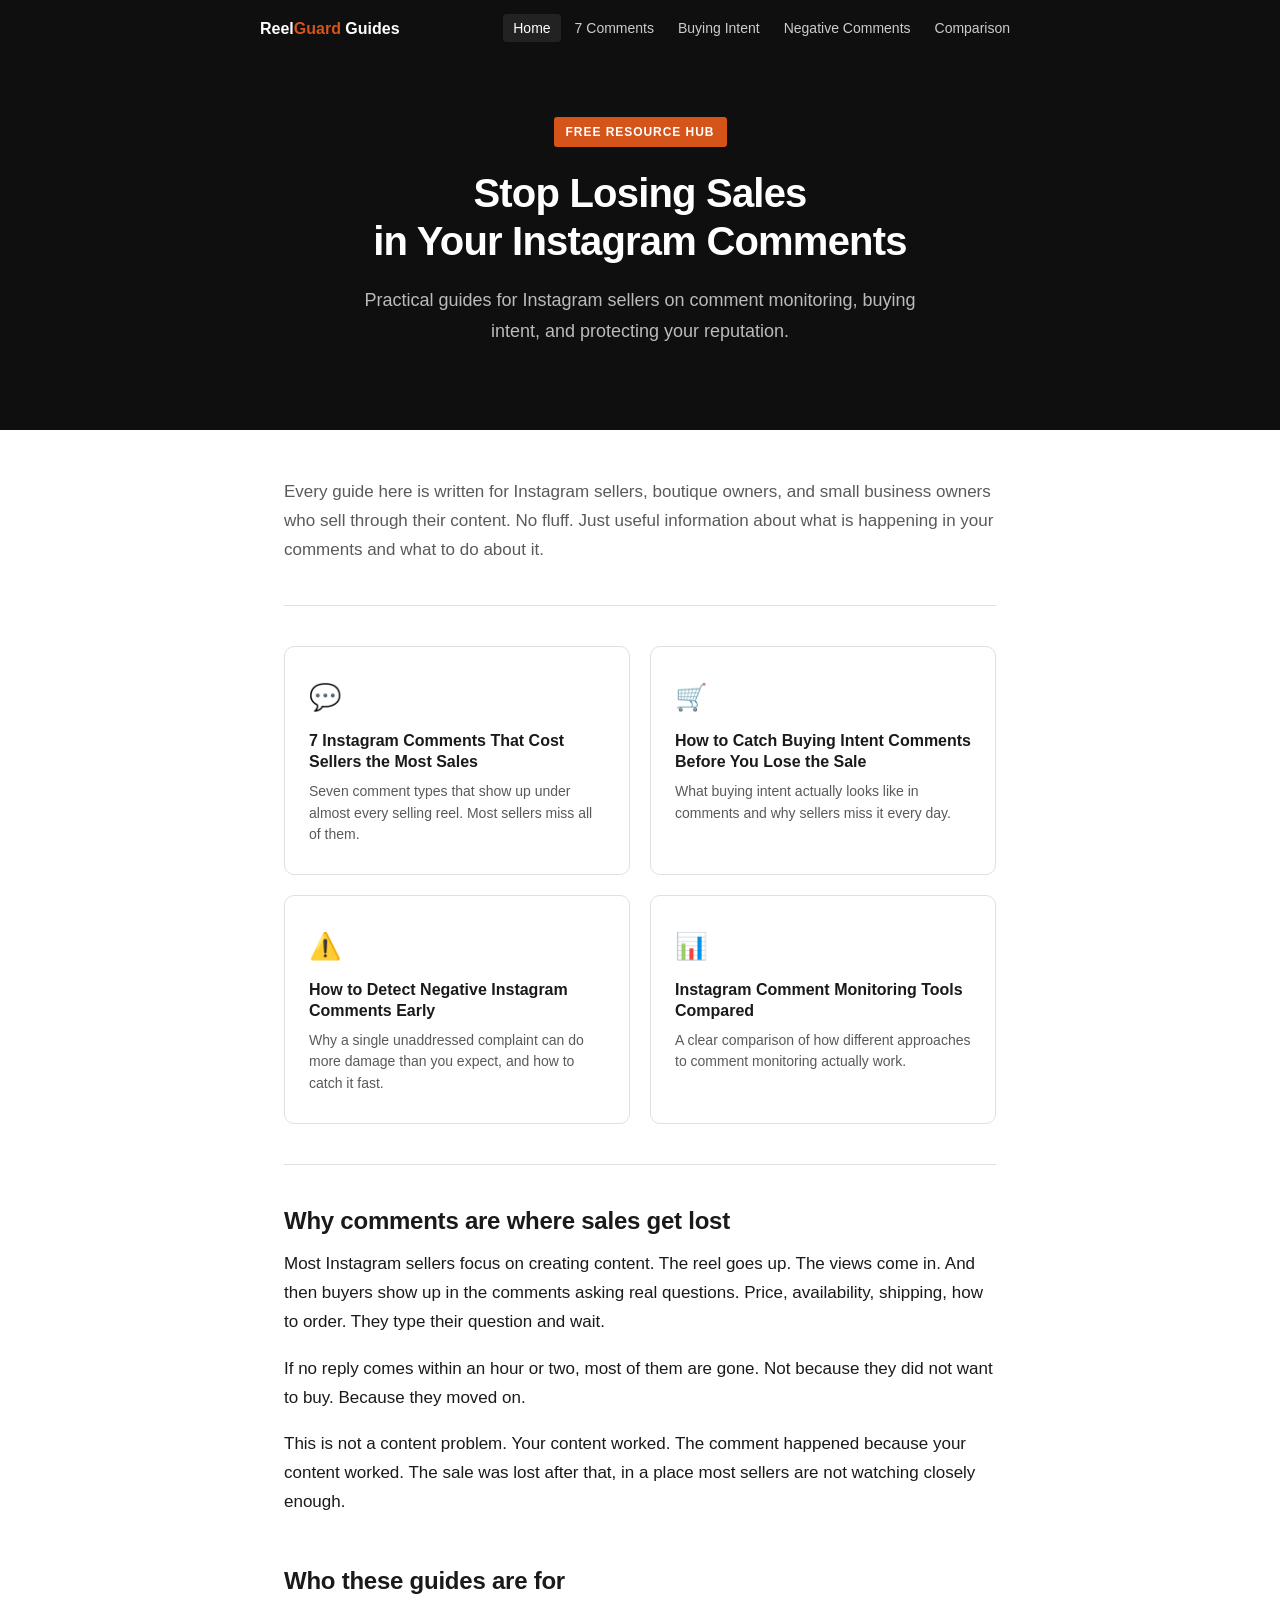
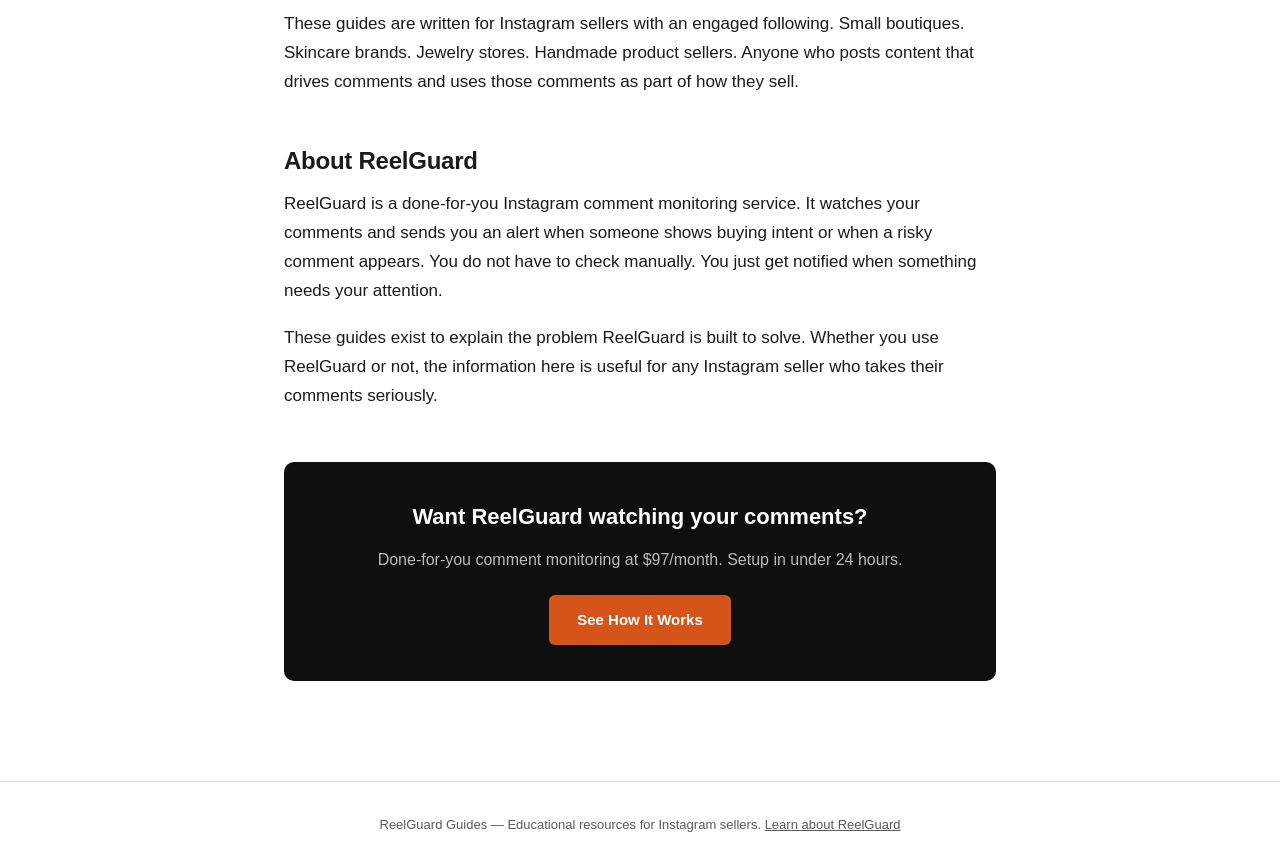
<file: index.html>
<!DOCTYPE html>
<html lang="en">
<head>
<meta charset="UTF-8"/>
<meta name="viewport" content="width=device-width, initial-scale=1.0"/>
<title>ReelGuard Guides | Instagram Comment Resources for Sellers</title>
<meta name="description" content="Free guides for Instagram sellers on comment monitoring, buying intent, negative comments, and missed sales. Learn how to stop losing leads in your comments."/>
<meta property="og:title" content="ReelGuard Guides | Instagram Comment Resources for Sellers"/>
<meta property="og:description" content="Free guides for Instagram sellers on comment monitoring, buying intent, negative comments, and missed sales."/>
<meta property="og:type" content="website"/>
<meta property="og:url" content="https://sanafaham.github.io/reelguard-guides/"/>
<link rel="canonical" href="https://sanafaham.github.io/reelguard-guides/"/>
<link rel="stylesheet" href="styles.css"/>
<script type="application/ld+json">{"@context":"https://schema.org","@type":"WebSite","name":"ReelGuard Guides","url":"https://sanafaham.github.io/reelguard-guides/","description":"Educational resources for Instagram sellers about comment monitoring, buying intent, and missed sales."}</script>
</head>
<body>
<nav>
  <div class="nav-inner">
    <a href="index.html" class="logo">Reel<span>Guard</span> Guides</a>
    <ul>
      <li><a href="index.html" class="active">Home</a></li>
      <li><a href="7-comments.html">7 Comments</a></li>
      <li><a href="buying-intent.html">Buying Intent</a></li>
      <li><a href="negative-comments.html">Negative Comments</a></li>
      <li><a href="comparison.html">Comparison</a></li>
    </ul>
  </div>
</nav>
<section class="hero">
  <div class="hero-inner">
    <span class="tag">Free Resource Hub</span>
    <h1>Stop Losing Sales<br>in Your Instagram Comments</h1>
    <p>Practical guides for Instagram sellers on comment monitoring, buying intent, and protecting your reputation.</p>
  </div>
</section>
<main>
  <p class="home-intro">Every guide here is written for Instagram sellers, boutique owners, and small business owners who sell through their content. No fluff. Just useful information about what is happening in your comments and what to do about it.</p>
  <hr class="divider"/>
  <div class="card-grid">
    <a class="card" href="7-comments.html">
      <div class="card-icon">&#x1F4AC;</div>
      <h3>7 Instagram Comments That Cost Sellers the Most Sales</h3>
      <p>Seven comment types that show up under almost every selling reel. Most sellers miss all of them.</p>
    </a>
    <a class="card" href="buying-intent.html">
      <div class="card-icon">&#x1F6D2;</div>
      <h3>How to Catch Buying Intent Comments Before You Lose the Sale</h3>
      <p>What buying intent actually looks like in comments and why sellers miss it every day.</p>
    </a>
    <a class="card" href="negative-comments.html">
      <div class="card-icon">&#x26A0;&#xFE0F;</div>
      <h3>How to Detect Negative Instagram Comments Early</h3>
      <p>Why a single unaddressed complaint can do more damage than you expect, and how to catch it fast.</p>
    </a>
    <a class="card" href="comparison.html">
      <div class="card-icon">&#x1F4CA;</div>
      <h3>Instagram Comment Monitoring Tools Compared</h3>
      <p>A clear comparison of how different approaches to comment monitoring actually work.</p>
    </a>
  </div>
  <hr class="divider"/>
  <div class="article">
    <h2>Why comments are where sales get lost</h2>
    <p>Most Instagram sellers focus on creating content. The reel goes up. The views come in. And then buyers show up in the comments asking real questions. Price, availability, shipping, how to order. They type their question and wait.</p>
    <p>If no reply comes within an hour or two, most of them are gone. Not because they did not want to buy. Because they moved on.</p>
    <p>This is not a content problem. Your content worked. The comment happened because your content worked. The sale was lost after that, in a place most sellers are not watching closely enough.</p>
    <h2>Who these guides are for</h2>
    <p>These guides are written for Instagram sellers with an engaged following. Small boutiques. Skincare brands. Jewelry stores. Handmade product sellers. Anyone who posts content that drives comments and uses those comments as part of how they sell.</p>
    <h2>About ReelGuard</h2>
    <p>ReelGuard is a done-for-you Instagram comment monitoring service. It watches your comments and sends you an alert when someone shows buying intent or when a risky comment appears. You do not have to check manually. You just get notified when something needs your attention.</p>
    <p>These guides exist to explain the problem ReelGuard is built to solve. Whether you use ReelGuard or not, the information here is useful for any Instagram seller who takes their comments seriously.</p>
  </div>
  <div class="cta-strip">
    <h2>Want ReelGuard watching your comments?</h2>
    <p>Done-for-you comment monitoring at $97/month. Setup in under 24 hours.</p>
    <a class="cta-btn" href="https://sanafaham.github.io/reelguard/pitch-page" target="_blank" rel="noopener">See How It Works</a>
  </div>
</main>
<footer><p>ReelGuard Guides &mdash; Educational resources for Instagram sellers. <a href="https://sanafaham.github.io/reelguard/pitch-page" target="_blank" rel="noopener">Learn about ReelGuard</a></p></footer>
</body>
</html>
</file>
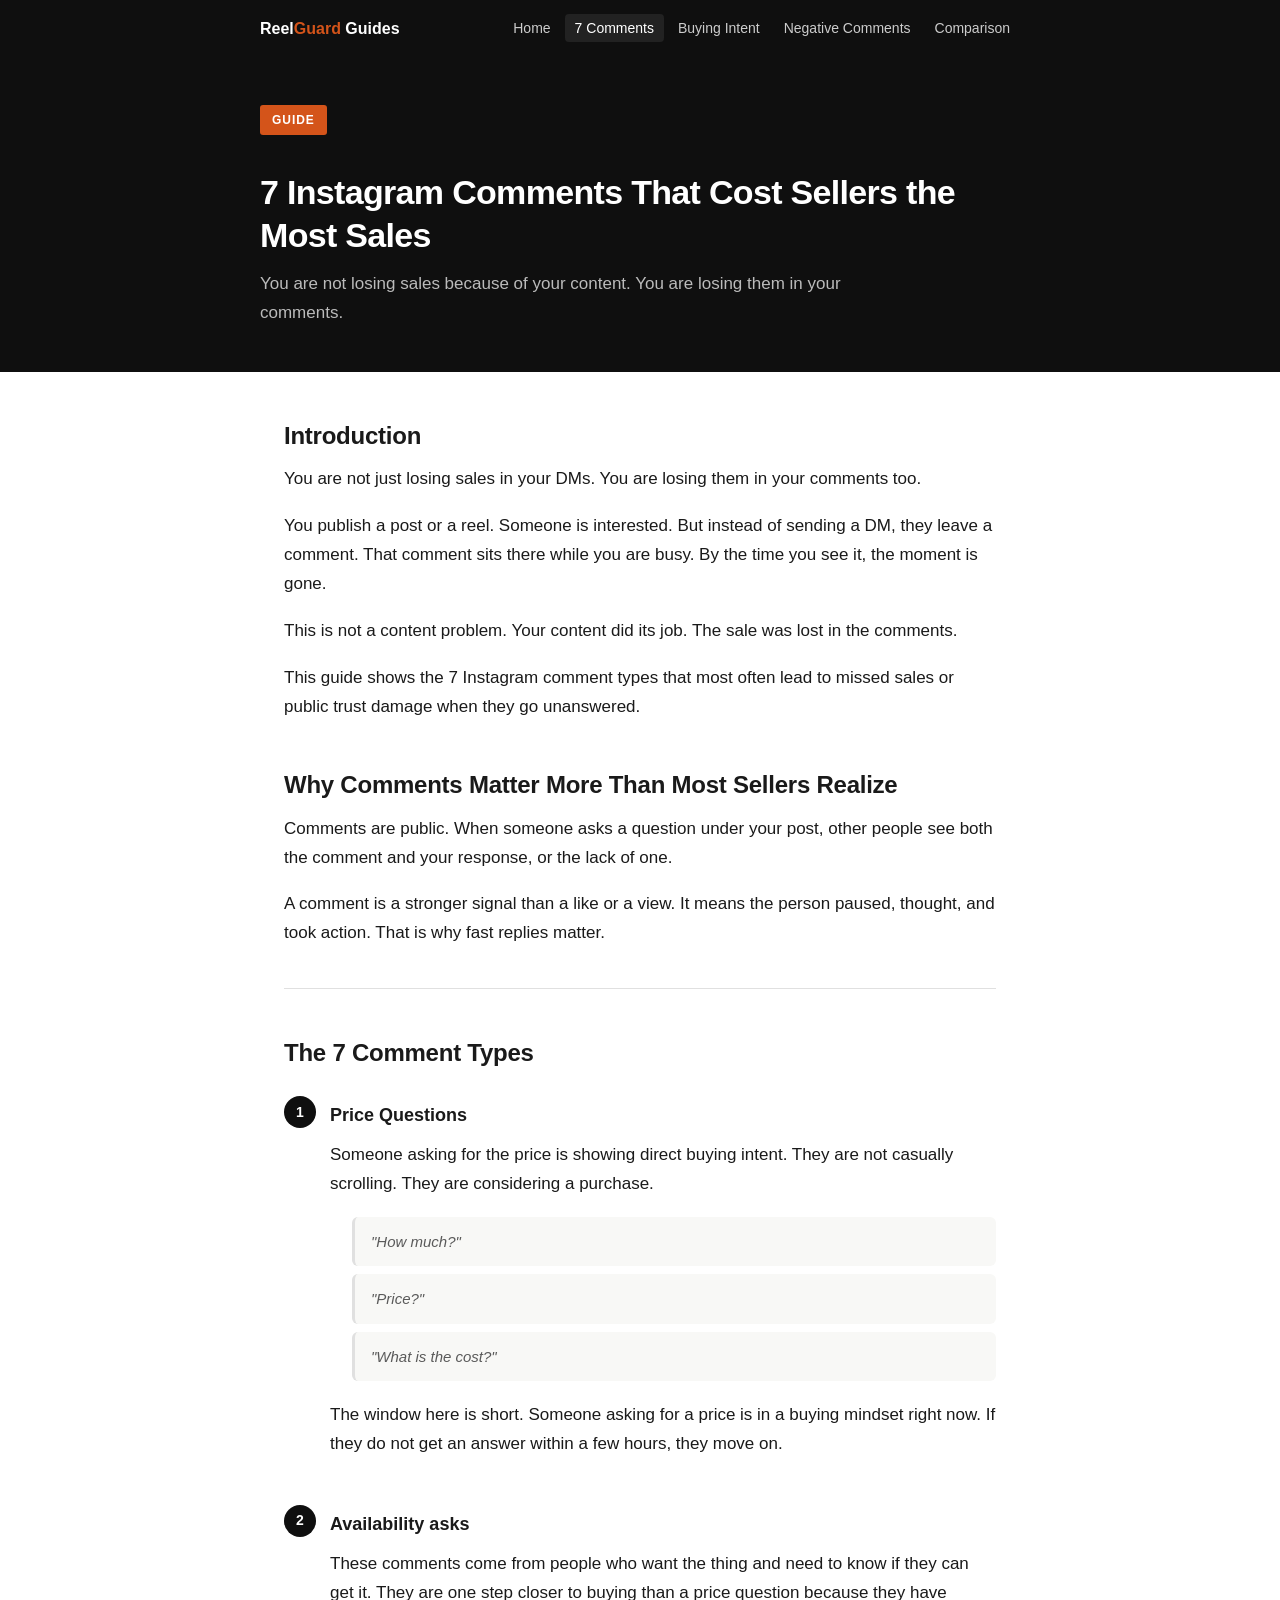
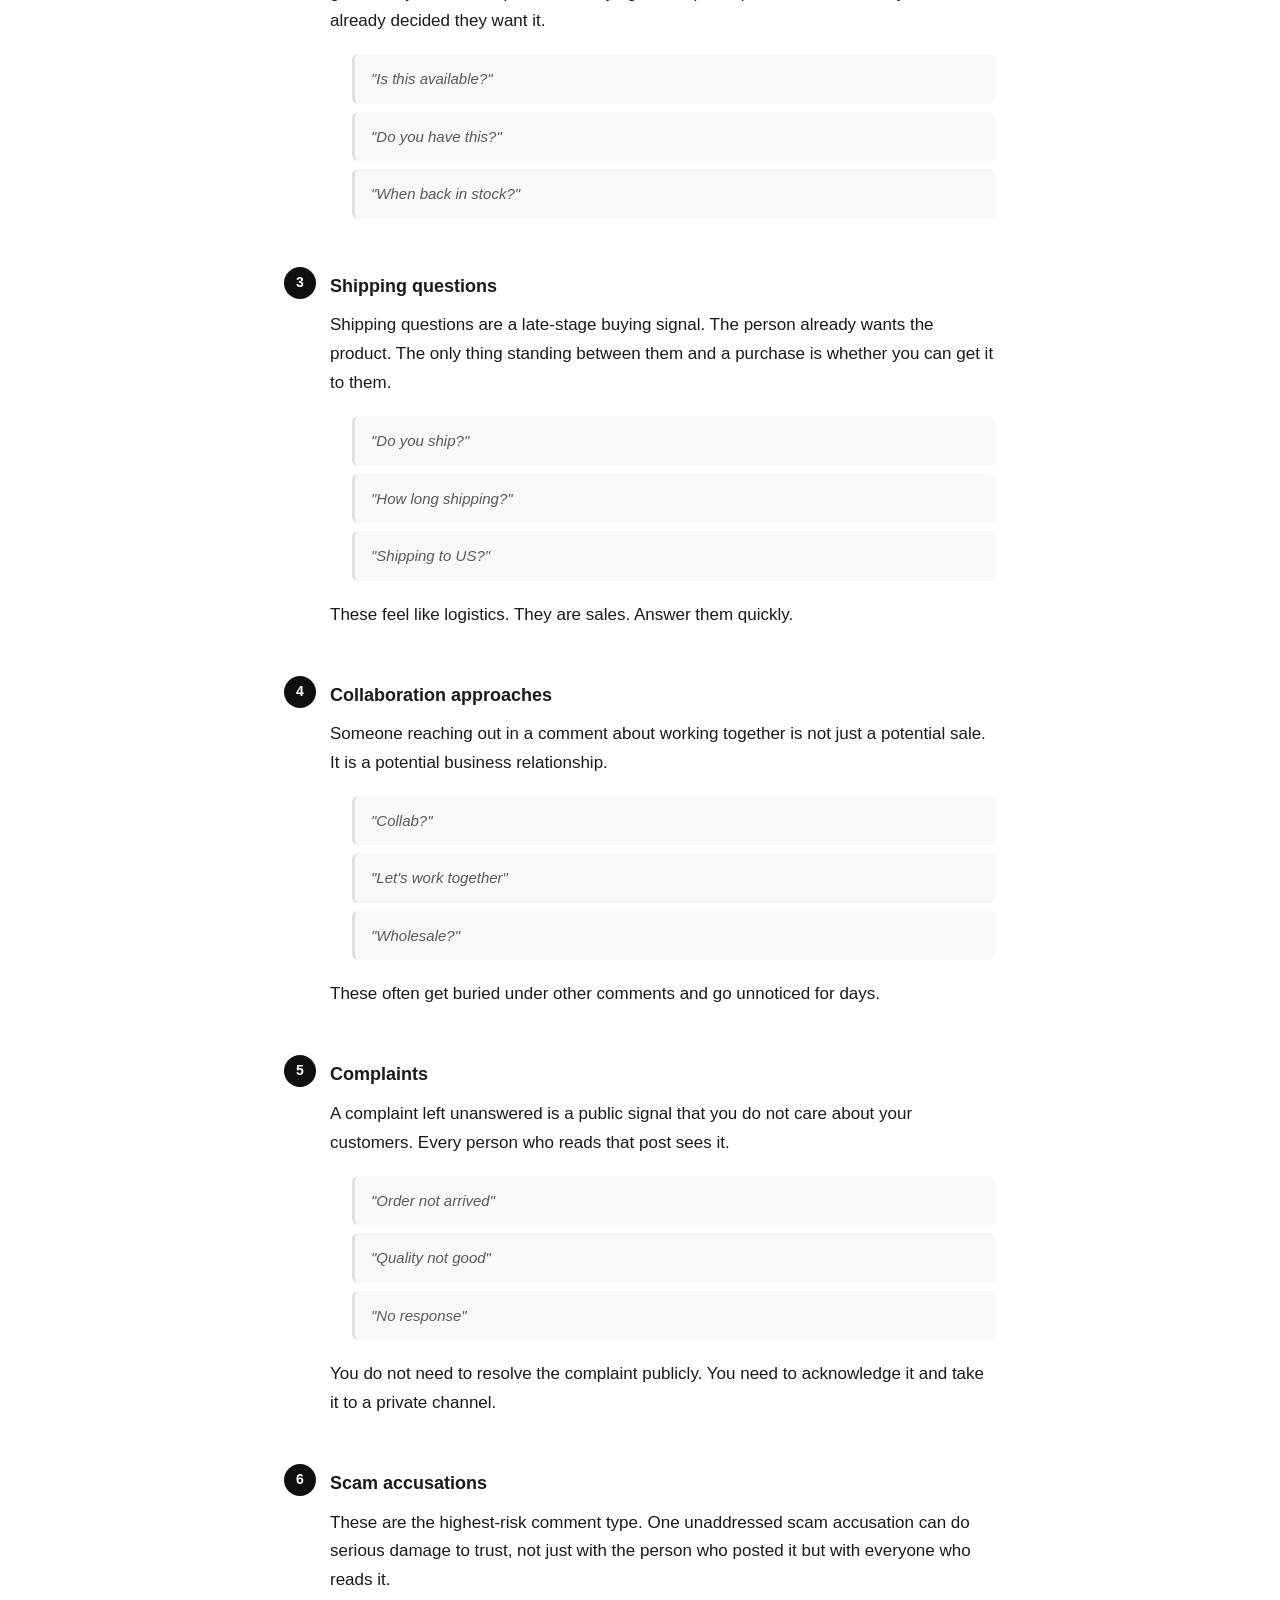
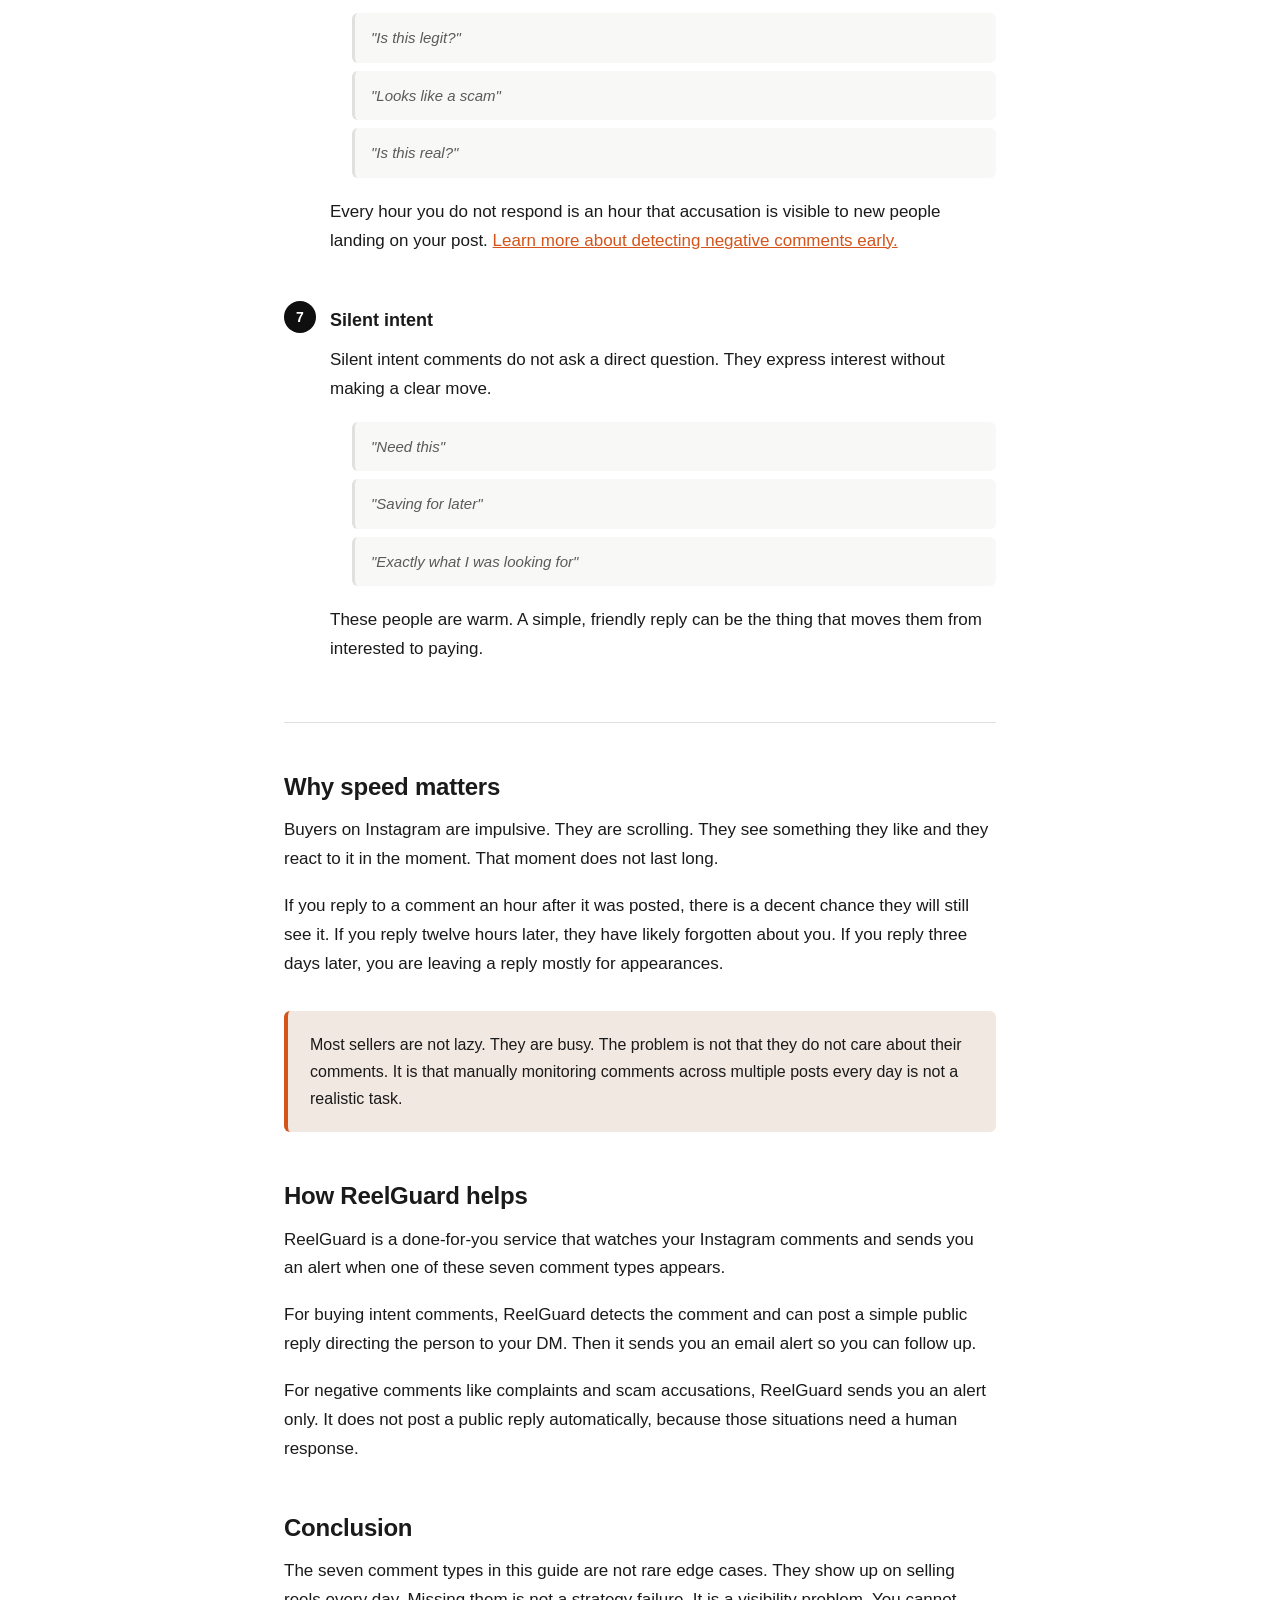
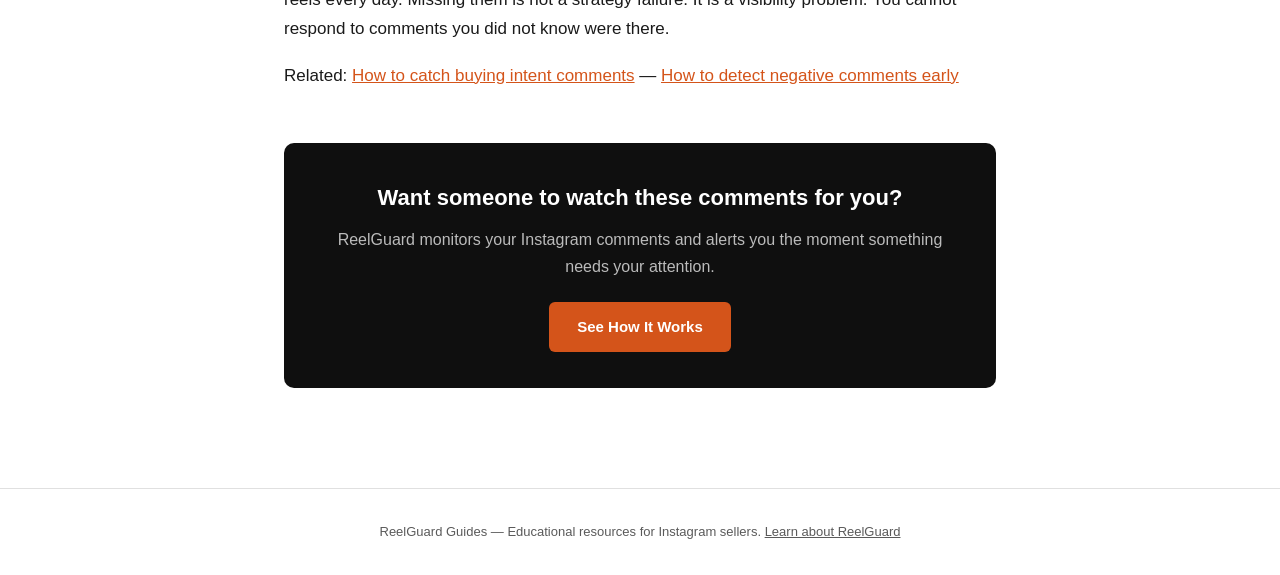
<file: 7-comments.html>
<!DOCTYPE html>
<html lang="en">
<head>
<meta charset="UTF-8"/>
<meta name="viewport" content="width=device-width, initial-scale=1.0"/>
<title>7 Instagram Comments That Cost Sellers the Most Sales | ReelGuard Guides</title>
<meta name="description" content="The 7 comment types that show up under selling reels and cost Instagram sellers the most revenue. Price questions, availability, shipping, collabs, complaints, scam claims, and silent intent."/>
<meta property="og:title" content="7 Instagram Comments That Cost Sellers the Most Sales"/>
<meta property="og:description" content="The 7 comment types that show up under selling reels and cost Instagram sellers the most revenue."/>
<meta property="og:type" content="article"/>
<meta property="og:url" content="https://sanafaham.github.io/reelguard-guides/7-comments.html"/>
<link rel="canonical" href="https://sanafaham.github.io/reelguard-guides/7-comments.html"/>
<link rel="stylesheet" href="styles.css"/>
<script type="application/ld+json">{"@context":"https://schema.org","@type":"Article","headline":"7 Instagram Comments That Cost Sellers the Most Sales","url":"https://sanafaham.github.io/reelguard-guides/7-comments.html","publisher":{"@type":"Organization","name":"ReelGuard Guides"}}</script>
</head>
<body>
<nav>
  <div class="nav-inner">
    <a href="index.html" class="logo">Reel<span>Guard</span> Guides</a>
    <ul>
      <li><a href="index.html">Home</a></li>
      <li><a href="7-comments.html" class="active">7 Comments</a></li>
      <li><a href="buying-intent.html">Buying Intent</a></li>
      <li><a href="negative-comments.html">Negative Comments</a></li>
      <li><a href="comparison.html">Comparison</a></li>
    </ul>
  </div>
</nav>
<section class="page-hero">
  <div class="page-hero-inner">
    <span class="tag">Guide</span>
    <h1>7 Instagram Comments That Cost Sellers the Most Sales</h1>
    <p>You are not losing sales because of your content. You are losing them in your comments.</p>
  </div>
</section>
<main>
  <div class="article">
   <h2>Introduction</h2>

<p>You are not just losing sales in your DMs. You are losing them in your comments too.</p>

<p>You publish a post or a reel. Someone is interested. But instead of sending a DM, they leave a comment. That comment sits there while you are busy. By the time you see it, the moment is gone.</p>

<p>This is not a content problem. Your content did its job. The sale was lost in the comments.</p>

<p>This guide shows the 7 Instagram comment types that most often lead to missed sales or public trust damage when they go unanswered.</p>

<h2>Why Comments Matter More Than Most Sellers Realize</h2>

<p>Comments are public. When someone asks a question under your post, other people see both the comment and your response, or the lack of one.</p>

<p>A comment is a stronger signal than a like or a view. It means the person paused, thought, and took action. That is why fast replies matter.</p>

<hr class="divider" />
    <h2>The 7 Comment Types</h2>
    <div class="numbered-section">
      <span class="section-number">1</span>
      <div class="section-body">
        <h3>Price Questions</h3>
        <p>Someone asking for the price is showing direct buying intent. They are not casually scrolling. They are considering a purchase.</p>
        <ul class="comment-list">
          <li>"How much?"</li>
          <li>"Price?"</li>
          <li>"What is the cost?"</li>
        </ul>
        <p>The window here is short. Someone asking for a price is in a buying mindset right now. If they do not get an answer within a few hours, they move on.</p>
      </div>
    </div>
    <div class="numbered-section">
      <span class="section-number">2</span>
      <div class="section-body">
        <h3>Availability asks</h3>
        <p>These comments come from people who want the thing and need to know if they can get it. They are one step closer to buying than a price question because they have already decided they want it.</p>
        <ul class="comment-list">
          <li>"Is this available?"</li>
          <li>"Do you have this?"</li>
          <li>"When back in stock?"</li>
        </ul>
      </div>
    </div>
    <div class="numbered-section">
      <span class="section-number">3</span>
      <div class="section-body">
        <h3>Shipping questions</h3>
        <p>Shipping questions are a late-stage buying signal. The person already wants the product. The only thing standing between them and a purchase is whether you can get it to them.</p>
        <ul class="comment-list">
          <li>"Do you ship?"</li>
          <li>"How long shipping?"</li>
          <li>"Shipping to US?"</li>
        </ul>
        <p>These feel like logistics. They are sales. Answer them quickly.</p>
      </div>
    </div>
    <div class="numbered-section">
      <span class="section-number">4</span>
      <div class="section-body">
        <h3>Collaboration approaches</h3>
        <p>Someone reaching out in a comment about working together is not just a potential sale. It is a potential business relationship.</p>
        <ul class="comment-list">
          <li>"Collab?"</li>
          <li>"Let's work together"</li>
          <li>"Wholesale?"</li>
        </ul>
        <p>These often get buried under other comments and go unnoticed for days.</p>
      </div>
    </div>
    <div class="numbered-section">
      <span class="section-number">5</span>
      <div class="section-body">
        <h3>Complaints</h3>
        <p>A complaint left unanswered is a public signal that you do not care about your customers. Every person who reads that post sees it.</p>
        <ul class="comment-list">
          <li>"Order not arrived"</li>
          <li>"Quality not good"</li>
          <li>"No response"</li>
        </ul>
        <p>You do not need to resolve the complaint publicly. You need to acknowledge it and take it to a private channel.</p>
      </div>
    </div>
    <div class="numbered-section">
      <span class="section-number">6</span>
      <div class="section-body">
        <h3>Scam accusations</h3>
        <p>These are the highest-risk comment type. One unaddressed scam accusation can do serious damage to trust, not just with the person who posted it but with everyone who reads it.</p>
        <ul class="comment-list">
          <li>"Is this legit?"</li>
          <li>"Looks like a scam"</li>
          <li>"Is this real?"</li>
        </ul>
        <p>Every hour you do not respond is an hour that accusation is visible to new people landing on your post. <a href="negative-comments.html">Learn more about detecting negative comments early.</a></p>
      </div>
    </div>
    <div class="numbered-section">
      <span class="section-number">7</span>
      <div class="section-body">
        <h3>Silent intent</h3>
        <p>Silent intent comments do not ask a direct question. They express interest without making a clear move.</p>
        <ul class="comment-list">
          <li>"Need this"</li>
          <li>"Saving for later"</li>
          <li>"Exactly what I was looking for"</li>
        </ul>
        <p>These people are warm. A simple, friendly reply can be the thing that moves them from interested to paying.</p>
      </div>
    </div>
    <hr class="divider"/>
    <h2>Why speed matters</h2>
    <p>Buyers on Instagram are impulsive. They are scrolling. They see something they like and they react to it in the moment. That moment does not last long.</p>
    <p>If you reply to a comment an hour after it was posted, there is a decent chance they will still see it. If you reply twelve hours later, they have likely forgotten about you. If you reply three days later, you are leaving a reply mostly for appearances.</p>
    <div class="callout">
      <p>Most sellers are not lazy. They are busy. The problem is not that they do not care about their comments. It is that manually monitoring comments across multiple posts every day is not a realistic task.</p>
    </div>
    <h2>How ReelGuard helps</h2>
    <p>ReelGuard is a done-for-you service that watches your Instagram comments and sends you an alert when one of these seven comment types appears.</p>
    <p>For buying intent comments, ReelGuard detects the comment and can post a simple public reply directing the person to your DM. Then it sends you an email alert so you can follow up.</p>
    <p>For negative comments like complaints and scam accusations, ReelGuard sends you an alert only. It does not post a public reply automatically, because those situations need a human response.</p>
    <h2>Conclusion</h2>
    <p>The seven comment types in this guide are not rare edge cases. They show up on selling reels every day. Missing them is not a strategy failure. It is a visibility problem. You cannot respond to comments you did not know were there.</p>
    <p>Related: <a href="buying-intent.html">How to catch buying intent comments</a> &mdash; <a href="negative-comments.html">How to detect negative comments early</a></p>
  </div>
  <div class="cta-strip">
    <h2>Want someone to watch these comments for you?</h2>
    <p>ReelGuard monitors your Instagram comments and alerts you the moment something needs your attention.</p>
    <a class="cta-btn" href="https://sanafaham.github.io/reelguard/pitch-page" target="_blank" rel="noopener">See How It Works</a>
  </div>
</main>
<footer><p>ReelGuard Guides &mdash; Educational resources for Instagram sellers. <a href="https://sanafaham.github.io/reelguard/pitch-page" target="_blank" rel="noopener">Learn about ReelGuard</a></p></footer>
</body>
</html>
</file>
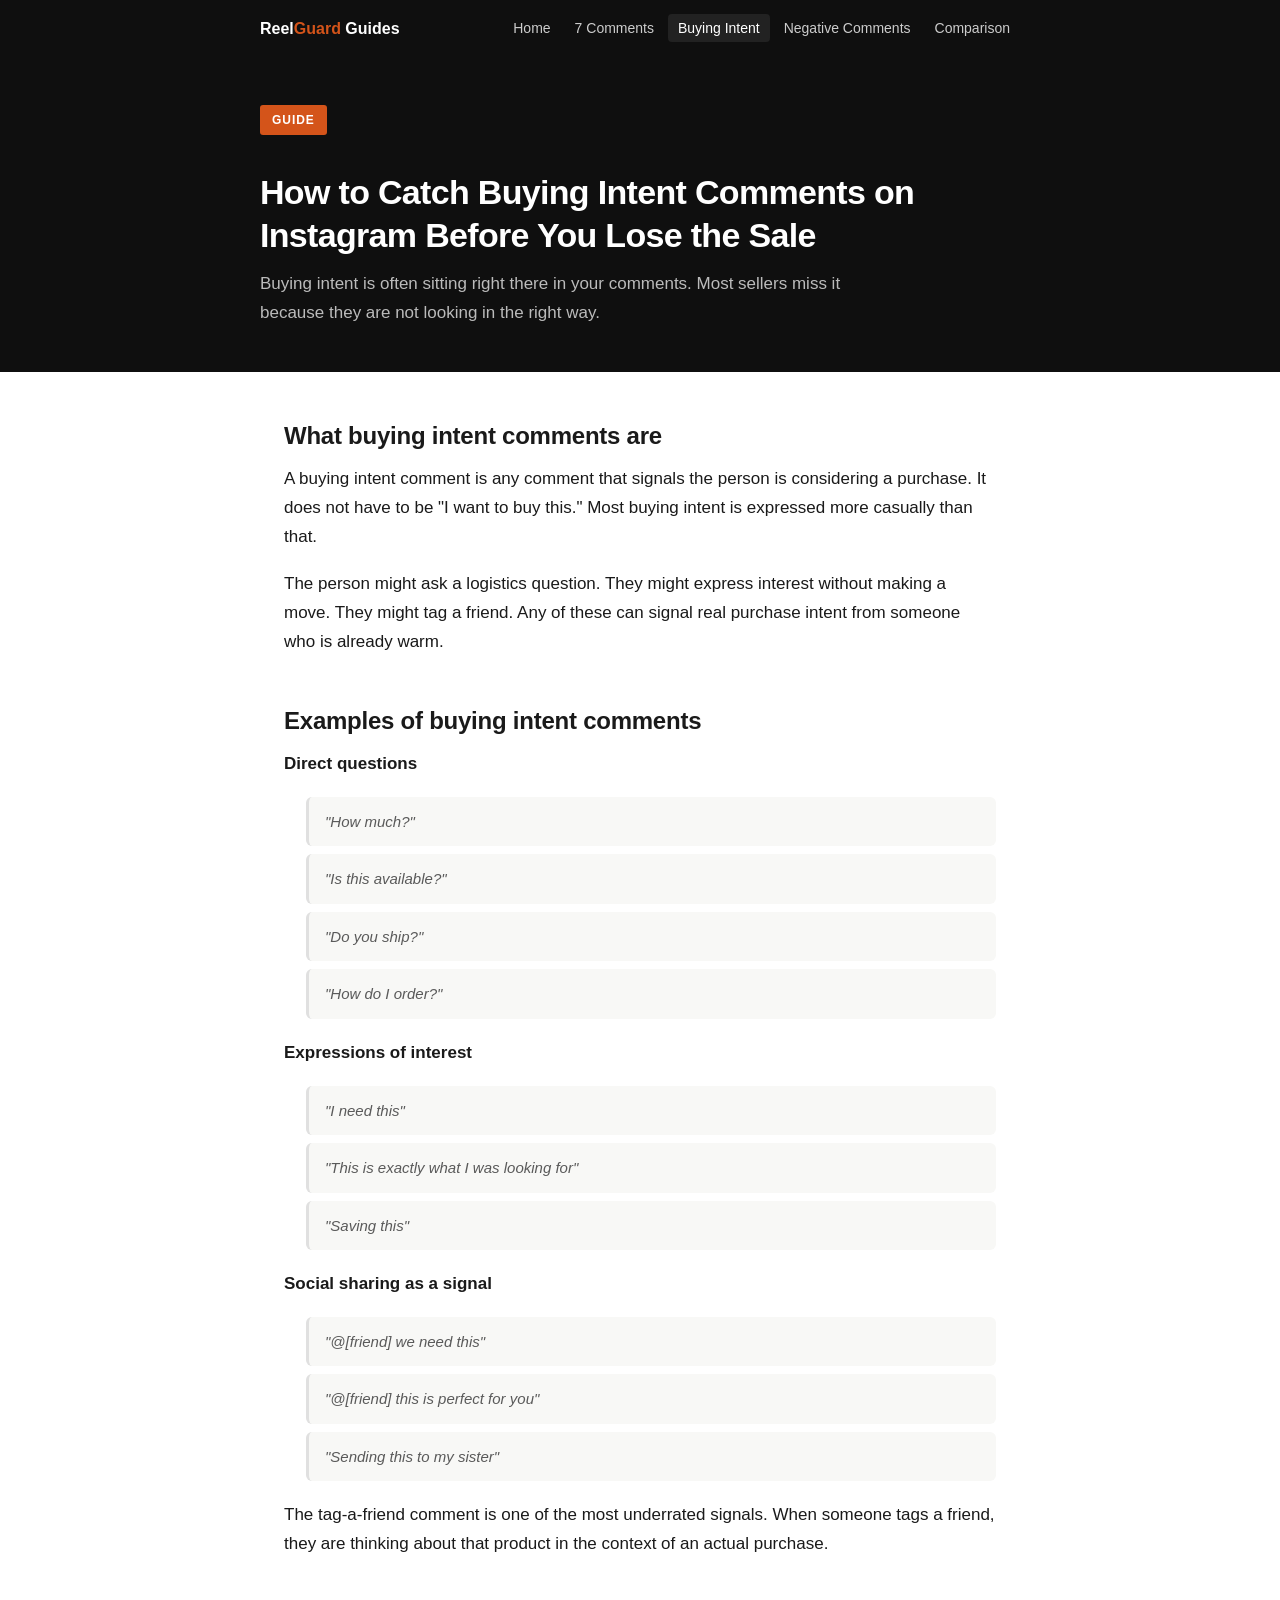
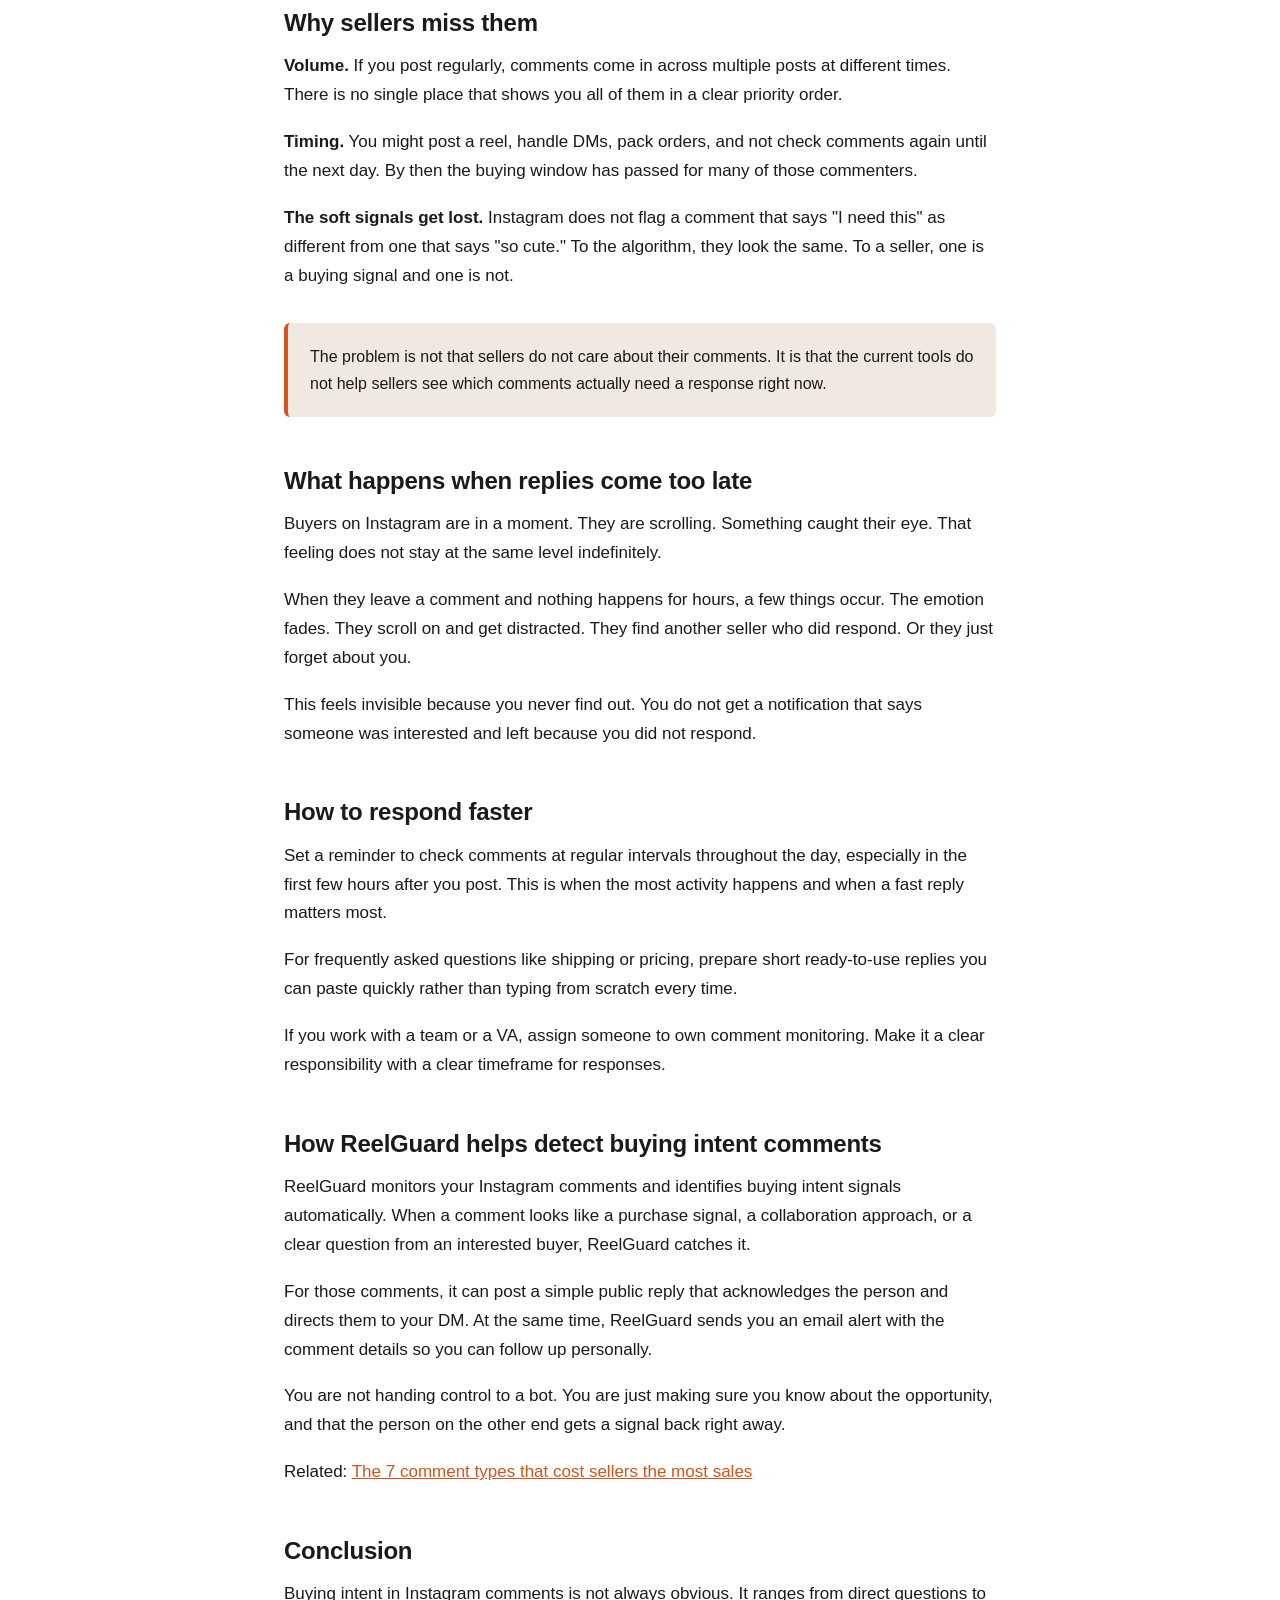
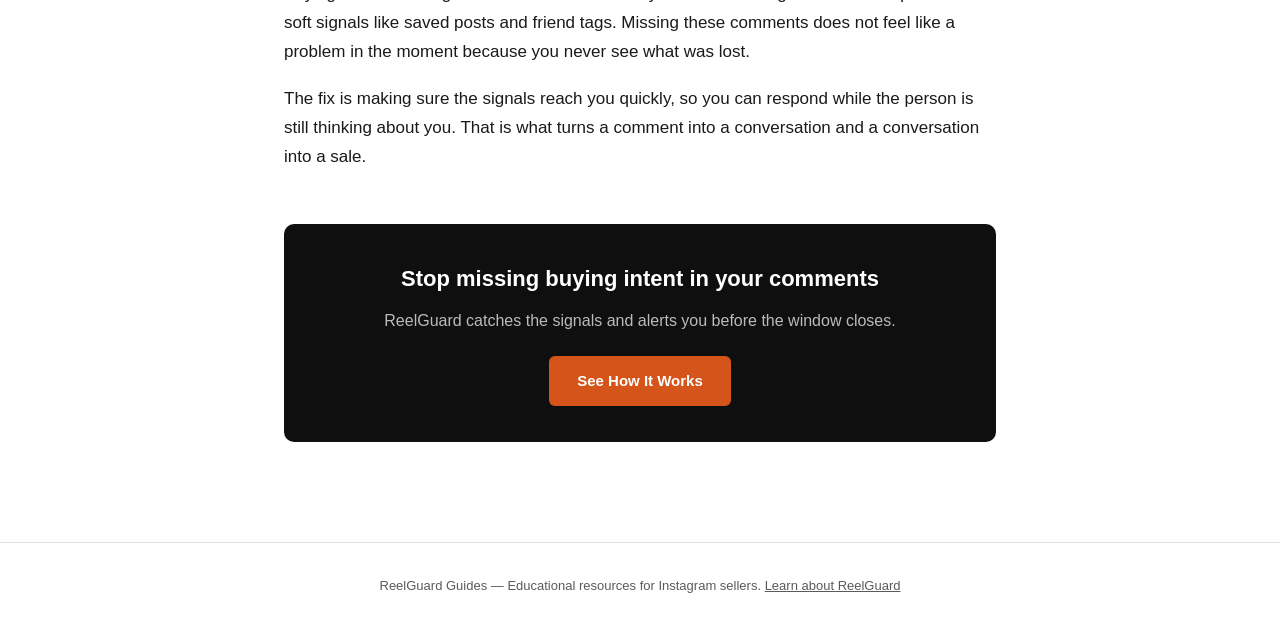
<file: buying-intent.html>
<!DOCTYPE html>
<html lang="en">
<head>
<meta charset="UTF-8"/>
<meta name="viewport" content="width=device-width, initial-scale=1.0"/>
<title>How to Catch Buying Intent Comments on Instagram Before You Lose the Sale | ReelGuard Guides</title>
<meta name="description" content="What buying intent looks like in Instagram comments, why sellers miss it, and what happens when the reply comes too late."/>
<meta property="og:title" content="How to Catch Buying Intent Comments on Instagram Before You Lose the Sale"/>
<meta property="og:description" content="What buying intent looks like in Instagram comments, why sellers miss it, and what happens when the reply comes too late."/>
<meta property="og:type" content="article"/>
<meta property="og:url" content="https://sanafaham.github.io/reelguard-guides/buying-intent.html"/>
<link rel="canonical" href="https://sanafaham.github.io/reelguard-guides/buying-intent.html"/>
<link rel="stylesheet" href="styles.css"/>
<script type="application/ld+json">{"@context":"https://schema.org","@type":"Article","headline":"How to Catch Buying Intent Comments on Instagram Before You Lose the Sale","url":"https://sanafaham.github.io/reelguard-guides/buying-intent.html","publisher":{"@type":"Organization","name":"ReelGuard Guides"}}</script>
</head>
<body>
<nav>
  <div class="nav-inner">
    <a href="index.html" class="logo">Reel<span>Guard</span> Guides</a>
    <ul>
      <li><a href="index.html">Home</a></li>
      <li><a href="7-comments.html">7 Comments</a></li>
      <li><a href="buying-intent.html" class="active">Buying Intent</a></li>
      <li><a href="negative-comments.html">Negative Comments</a></li>
      <li><a href="comparison.html">Comparison</a></li>
    </ul>
  </div>
</nav>
<section class="page-hero">
  <div class="page-hero-inner">
    <span class="tag">Guide</span>
    <h1>How to Catch Buying Intent Comments on Instagram Before You Lose the Sale</h1>
    <p>Buying intent is often sitting right there in your comments. Most sellers miss it because they are not looking in the right way.</p>
  </div>
</section>
<main>
  <div class="article">
    <h2>What buying intent comments are</h2>
    <p>A buying intent comment is any comment that signals the person is considering a purchase. It does not have to be "I want to buy this." Most buying intent is expressed more casually than that.</p>
    <p>The person might ask a logistics question. They might express interest without making a move. They might tag a friend. Any of these can signal real purchase intent from someone who is already warm.</p>
    <h2>Examples of buying intent comments</h2>
    <p><strong>Direct questions</strong></p>
    <ul class="comment-list">
      <li>"How much?"</li>
      <li>"Is this available?"</li>
      <li>"Do you ship?"</li>
      <li>"How do I order?"</li>
    </ul>
    <p><strong>Expressions of interest</strong></p>
    <ul class="comment-list">
      <li>"I need this"</li>
      <li>"This is exactly what I was looking for"</li>
      <li>"Saving this"</li>
    </ul>
    <p><strong>Social sharing as a signal</strong></p>
    <ul class="comment-list">
      <li>"@[friend] we need this"</li>
      <li>"@[friend] this is perfect for you"</li>
      <li>"Sending this to my sister"</li>
    </ul>
    <p>The tag-a-friend comment is one of the most underrated signals. When someone tags a friend, they are thinking about that product in the context of an actual purchase.</p>
    <h2>Why sellers miss them</h2>
    <p><strong>Volume.</strong> If you post regularly, comments come in across multiple posts at different times. There is no single place that shows you all of them in a clear priority order.</p>
    <p><strong>Timing.</strong> You might post a reel, handle DMs, pack orders, and not check comments again until the next day. By then the buying window has passed for many of those commenters.</p>
    <p><strong>The soft signals get lost.</strong> Instagram does not flag a comment that says "I need this" as different from one that says "so cute." To the algorithm, they look the same. To a seller, one is a buying signal and one is not.</p>
    <div class="callout">
      <p>The problem is not that sellers do not care about their comments. It is that the current tools do not help sellers see which comments actually need a response right now.</p>
    </div>
    <h2>What happens when replies come too late</h2>
    <p>Buyers on Instagram are in a moment. They are scrolling. Something caught their eye. That feeling does not stay at the same level indefinitely.</p>
    <p>When they leave a comment and nothing happens for hours, a few things occur. The emotion fades. They scroll on and get distracted. They find another seller who did respond. Or they just forget about you.</p>
    <p>This feels invisible because you never find out. You do not get a notification that says someone was interested and left because you did not respond.</p>
    <h2>How to respond faster</h2>
    <p>Set a reminder to check comments at regular intervals throughout the day, especially in the first few hours after you post. This is when the most activity happens and when a fast reply matters most.</p>
    <p>For frequently asked questions like shipping or pricing, prepare short ready-to-use replies you can paste quickly rather than typing from scratch every time.</p>
    <p>If you work with a team or a VA, assign someone to own comment monitoring. Make it a clear responsibility with a clear timeframe for responses.</p>
    <h2>How ReelGuard helps detect buying intent comments</h2>
    <p>ReelGuard monitors your Instagram comments and identifies buying intent signals automatically. When a comment looks like a purchase signal, a collaboration approach, or a clear question from an interested buyer, ReelGuard catches it.</p>
    <p>For those comments, it can post a simple public reply that acknowledges the person and directs them to your DM. At the same time, ReelGuard sends you an email alert with the comment details so you can follow up personally.</p>
    <p>You are not handing control to a bot. You are just making sure you know about the opportunity, and that the person on the other end gets a signal back right away.</p>
    <p>Related: <a href="7-comments.html">The 7 comment types that cost sellers the most sales</a></p>
    <h2>Conclusion</h2>
    <p>Buying intent in Instagram comments is not always obvious. It ranges from direct questions to soft signals like saved posts and friend tags. Missing these comments does not feel like a problem in the moment because you never see what was lost.</p>
    <p>The fix is making sure the signals reach you quickly, so you can respond while the person is still thinking about you. That is what turns a comment into a conversation and a conversation into a sale.</p>
  </div>
  <div class="cta-strip">
    <h2>Stop missing buying intent in your comments</h2>
    <p>ReelGuard catches the signals and alerts you before the window closes.</p>
    <a class="cta-btn" href="https://sanafaham.github.io/reelguard/pitch-page" target="_blank" rel="noopener">See How It Works</a>
  </div>
</main>
<footer><p>ReelGuard Guides &mdash; Educational resources for Instagram sellers. <a href="https://sanafaham.github.io/reelguard/pitch-page" target="_blank" rel="noopener">Learn about ReelGuard</a></p></footer>
</body>
</html>
</file>
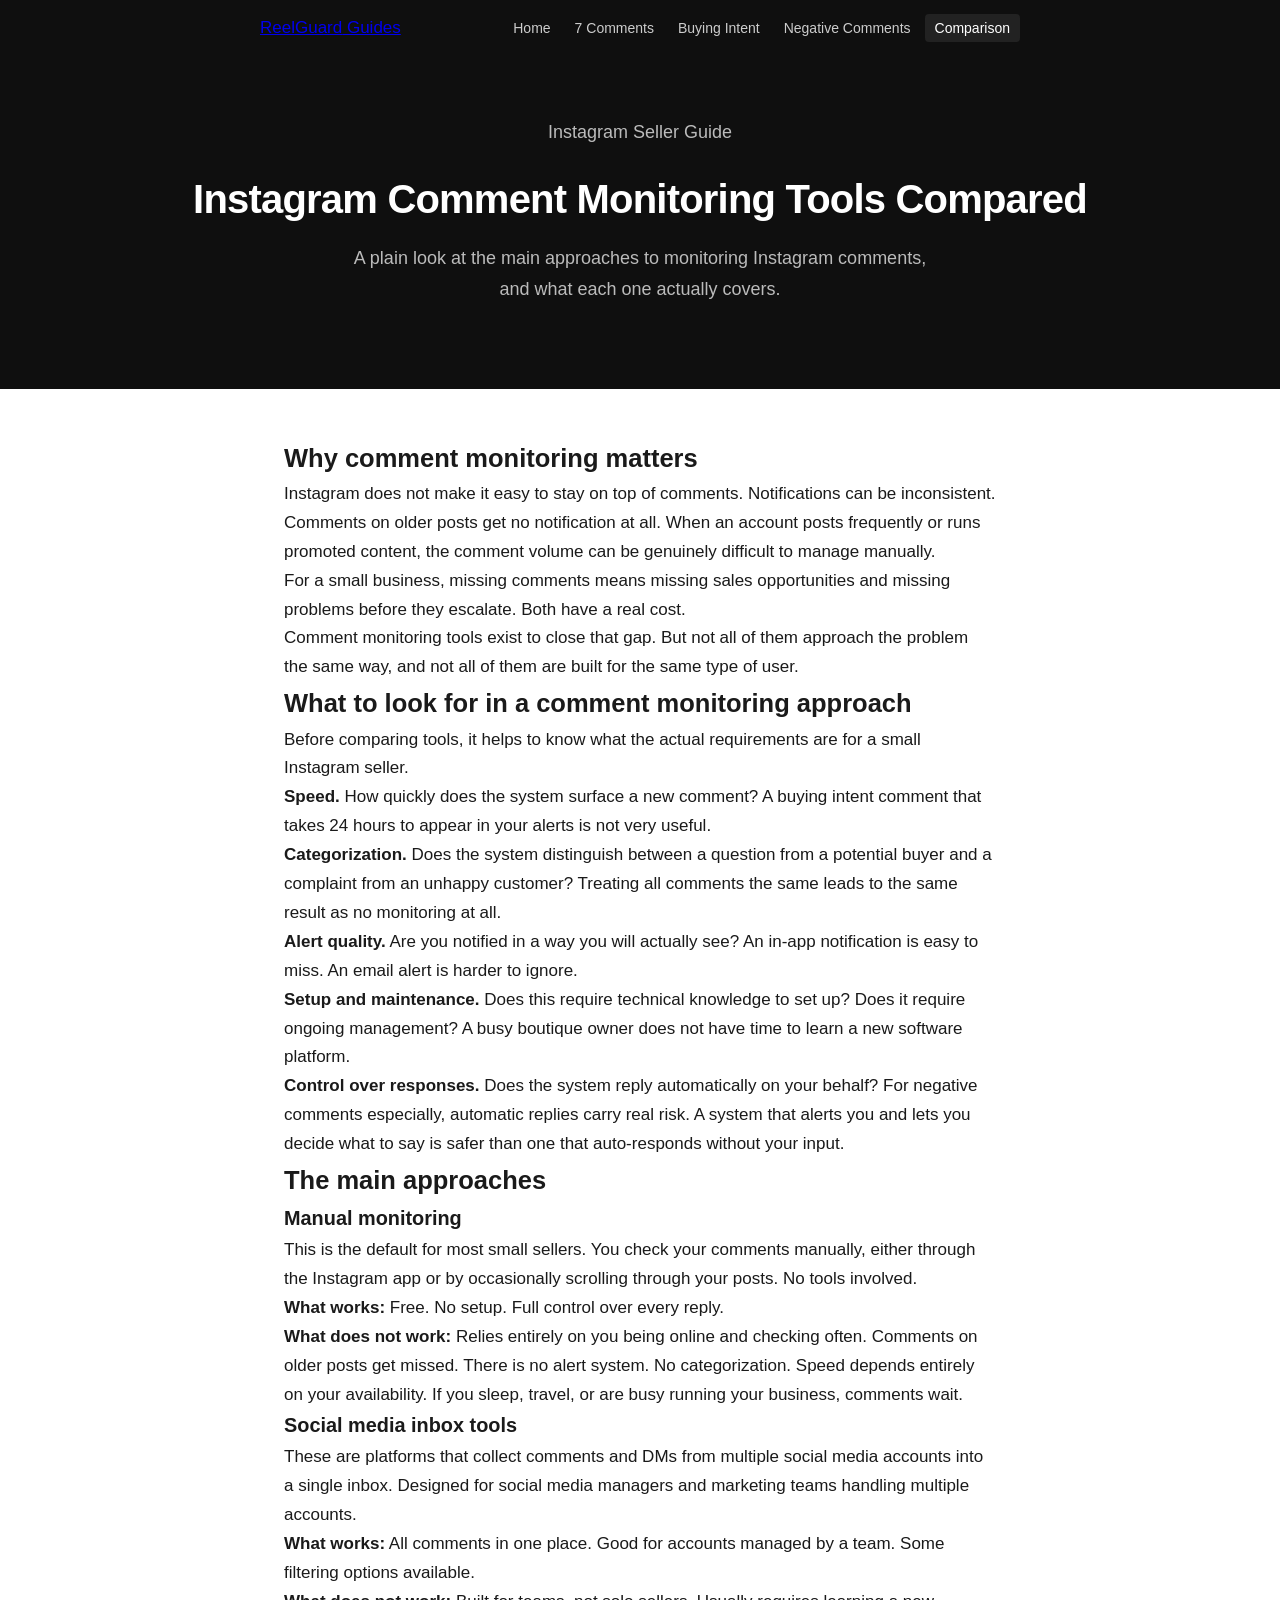
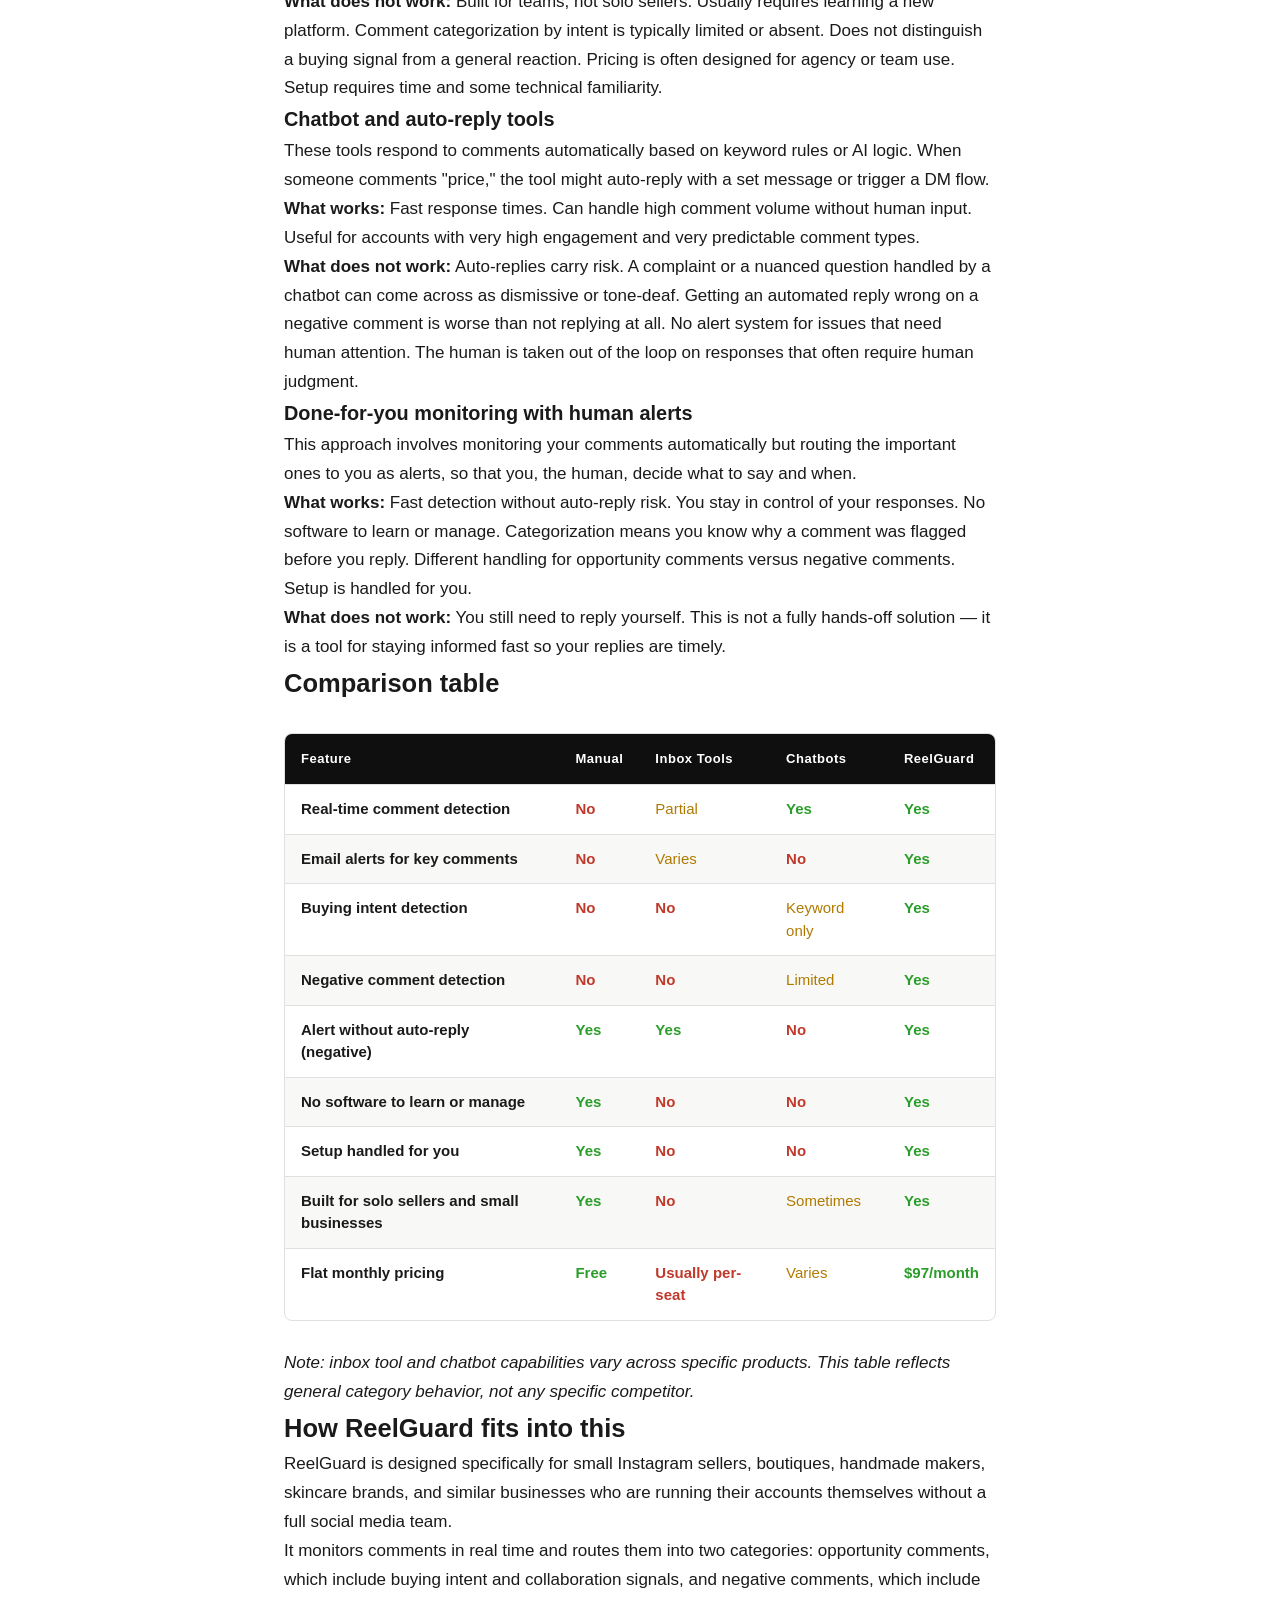
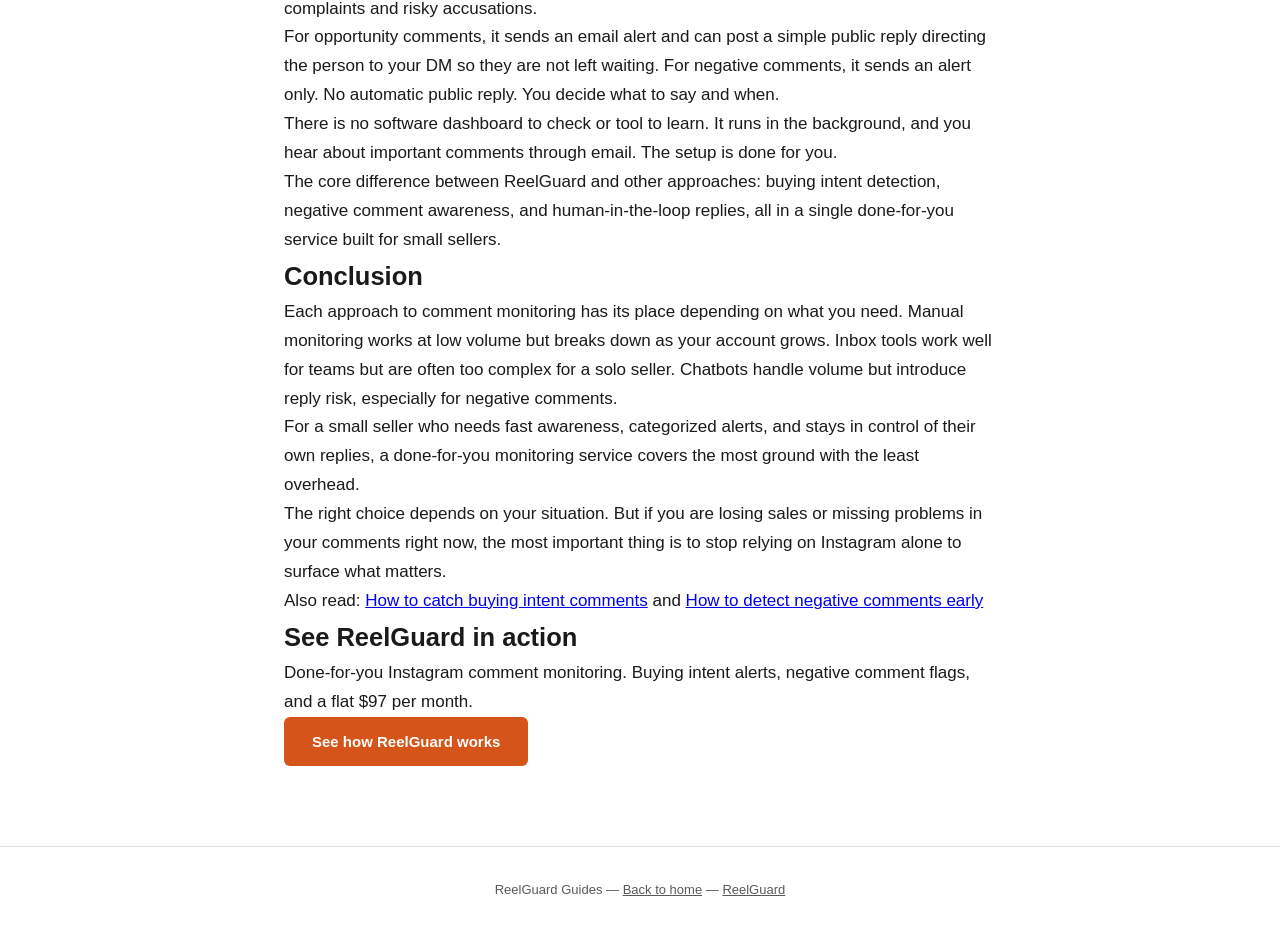
<file: comparison.html>
<!DOCTYPE html>
<html lang="en">
<head>
  <meta charset="UTF-8" />
  <meta name="viewport" content="width=device-width, initial-scale=1.0" />
  <title>Instagram Comment Monitoring Tools Comparison | ReelGuard Guides</title>
  <meta name="description" content="A plain comparison of the main approaches to Instagram comment monitoring: manual monitoring, social inbox tools, chatbot tools, and done-for-you services." />
  <meta property="og:title" content="Instagram Comment Monitoring Tools Comparison" />
  <meta property="og:description" content="A plain comparison of the main approaches to Instagram comment monitoring for small business sellers." />
  <meta property="og:type" content="article" />
  <meta property="og:url" content="https://sanafaham.github.io/reelguard-guides/comparison.html" />
  <link rel="canonical" href="https://sanafaham.github.io/reelguard-guides/comparison.html" />
  <link rel="stylesheet" href="styles.css" />
  <script type="application/ld+json">
  {
    "@context": "https://schema.org",
    "@type": "Article",
    "headline": "Instagram Comment Monitoring Tools Comparison",
    "description": "A plain comparison of the main approaches to Instagram comment monitoring for small business sellers.",
    "url": "https://sanafaham.github.io/reelguard-guides/comparison.html",
    "publisher": {
      "@type": "Organization",
      "name": "ReelGuard"
    }
  }
  </script>
</head>
<body>

<nav>
  <div class="nav-inner">
    <a class="nav-brand" href="index.html">Reel<span>Guard</span> Guides</a>
    <ul class="nav-links">
      <li><a href="index.html">Home</a></li>
      <li><a href="7-comments.html">7 Comments</a></li>
      <li><a href="buying-intent.html">Buying Intent</a></li>
      <li><a href="negative-comments.html">Negative Comments</a></li>
      <li><a href="comparison.html" class="active">Comparison</a></li>
    </ul>
  </div>
</nav>

<div class="hero">
  <p class="hero-label">Instagram Seller Guide</p>
  <h1>Instagram Comment Monitoring Tools Compared</h1>
  <p>A plain look at the main approaches to monitoring Instagram comments, and what each one actually covers.</p>
</div>

<main>
  <article>

    <h2>Why comment monitoring matters</h2>
    <p>Instagram does not make it easy to stay on top of comments. Notifications can be inconsistent. Comments on older posts get no notification at all. When an account posts frequently or runs promoted content, the comment volume can be genuinely difficult to manage manually.</p>
    <p>For a small business, missing comments means missing sales opportunities and missing problems before they escalate. Both have a real cost.</p>
    <p>Comment monitoring tools exist to close that gap. But not all of them approach the problem the same way, and not all of them are built for the same type of user.</p>

    <h2>What to look for in a comment monitoring approach</h2>
    <p>Before comparing tools, it helps to know what the actual requirements are for a small Instagram seller.</p>
    <p><strong>Speed.</strong> How quickly does the system surface a new comment? A buying intent comment that takes 24 hours to appear in your alerts is not very useful.</p>
    <p><strong>Categorization.</strong> Does the system distinguish between a question from a potential buyer and a complaint from an unhappy customer? Treating all comments the same leads to the same result as no monitoring at all.</p>
    <p><strong>Alert quality.</strong> Are you notified in a way you will actually see? An in-app notification is easy to miss. An email alert is harder to ignore.</p>
    <p><strong>Setup and maintenance.</strong> Does this require technical knowledge to set up? Does it require ongoing management? A busy boutique owner does not have time to learn a new software platform.</p>
    <p><strong>Control over responses.</strong> Does the system reply automatically on your behalf? For negative comments especially, automatic replies carry real risk. A system that alerts you and lets you decide what to say is safer than one that auto-responds without your input.</p>

    <h2>The main approaches</h2>

    <h3>Manual monitoring</h3>
    <p>This is the default for most small sellers. You check your comments manually, either through the Instagram app or by occasionally scrolling through your posts. No tools involved.</p>
    <p><strong>What works:</strong> Free. No setup. Full control over every reply.</p>
    <p><strong>What does not work:</strong> Relies entirely on you being online and checking often. Comments on older posts get missed. There is no alert system. No categorization. Speed depends entirely on your availability. If you sleep, travel, or are busy running your business, comments wait.</p>

    <h3>Social media inbox tools</h3>
    <p>These are platforms that collect comments and DMs from multiple social media accounts into a single inbox. Designed for social media managers and marketing teams handling multiple accounts.</p>
    <p><strong>What works:</strong> All comments in one place. Good for accounts managed by a team. Some filtering options available.</p>
    <p><strong>What does not work:</strong> Built for teams, not solo sellers. Usually requires learning a new platform. Comment categorization by intent is typically limited or absent. Does not distinguish a buying signal from a general reaction. Pricing is often designed for agency or team use. Setup requires time and some technical familiarity.</p>

    <h3>Chatbot and auto-reply tools</h3>
    <p>These tools respond to comments automatically based on keyword rules or AI logic. When someone comments "price," the tool might auto-reply with a set message or trigger a DM flow.</p>
    <p><strong>What works:</strong> Fast response times. Can handle high comment volume without human input. Useful for accounts with very high engagement and very predictable comment types.</p>
    <p><strong>What does not work:</strong> Auto-replies carry risk. A complaint or a nuanced question handled by a chatbot can come across as dismissive or tone-deaf. Getting an automated reply wrong on a negative comment is worse than not replying at all. No alert system for issues that need human attention. The human is taken out of the loop on responses that often require human judgment.</p>

    <h3>Done-for-you monitoring with human alerts</h3>
    <p>This approach involves monitoring your comments automatically but routing the important ones to you as alerts, so that you, the human, decide what to say and when.</p>
    <p><strong>What works:</strong> Fast detection without auto-reply risk. You stay in control of your responses. No software to learn or manage. Categorization means you know why a comment was flagged before you reply. Different handling for opportunity comments versus negative comments. Setup is handled for you.</p>
    <p><strong>What does not work:</strong> You still need to reply yourself. This is not a fully hands-off solution — it is a tool for staying informed fast so your replies are timely.</p>

    <h2>Comparison table</h2>

    <div class="table-wrap">
      <table>
        <thead>
          <tr>
            <th>Feature</th>
            <th>Manual</th>
            <th>Inbox Tools</th>
            <th>Chatbots</th>
            <th>ReelGuard</th>
          </tr>
        </thead>
        <tbody>
          <tr>
            <td>Real-time comment detection</td>
            <td class="cross">No</td>
            <td class="partial">Partial</td>
            <td class="check">Yes</td>
            <td class="check">Yes</td>
          </tr>
          <tr>
            <td>Email alerts for key comments</td>
            <td class="cross">No</td>
            <td class="partial">Varies</td>
            <td class="cross">No</td>
            <td class="check">Yes</td>
          </tr>
          <tr>
            <td>Buying intent detection</td>
            <td class="cross">No</td>
            <td class="cross">No</td>
            <td class="partial">Keyword only</td>
            <td class="check">Yes</td>
          </tr>
          <tr>
            <td>Negative comment detection</td>
            <td class="cross">No</td>
            <td class="cross">No</td>
            <td class="partial">Limited</td>
            <td class="check">Yes</td>
          </tr>
          <tr>
            <td>Alert without auto-reply (negative)</td>
            <td class="check">Yes</td>
            <td class="check">Yes</td>
            <td class="cross">No</td>
            <td class="check">Yes</td>
          </tr>
          <tr>
            <td>No software to learn or manage</td>
            <td class="check">Yes</td>
            <td class="cross">No</td>
            <td class="cross">No</td>
            <td class="check">Yes</td>
          </tr>
          <tr>
            <td>Setup handled for you</td>
            <td class="check">Yes</td>
            <td class="cross">No</td>
            <td class="cross">No</td>
            <td class="check">Yes</td>
          </tr>
          <tr>
            <td>Built for solo sellers and small businesses</td>
            <td class="check">Yes</td>
            <td class="cross">No</td>
            <td class="partial">Sometimes</td>
            <td class="check">Yes</td>
          </tr>
          <tr>
            <td>Flat monthly pricing</td>
            <td class="check">Free</td>
            <td class="cross">Usually per-seat</td>
            <td class="partial">Varies</td>
            <td class="check">$97/month</td>
          </tr>
        </tbody>
      </table>
    </div>

    <p><em>Note: inbox tool and chatbot capabilities vary across specific products. This table reflects general category behavior, not any specific competitor.</em></p>

    <h2>How ReelGuard fits into this</h2>
    <p>ReelGuard is designed specifically for small Instagram sellers, boutiques, handmade makers, skincare brands, and similar businesses who are running their accounts themselves without a full social media team.</p>
    <p>It monitors comments in real time and routes them into two categories: opportunity comments, which include buying intent and collaboration signals, and negative comments, which include complaints and risky accusations.</p>
    <p>For opportunity comments, it sends an email alert and can post a simple public reply directing the person to your DM so they are not left waiting. For negative comments, it sends an alert only. No automatic public reply. You decide what to say and when.</p>
    <p>There is no software dashboard to check or tool to learn. It runs in the background, and you hear about important comments through email. The setup is done for you.</p>

    <div class="highlight">
      <p>The core difference between ReelGuard and other approaches: buying intent detection, negative comment awareness, and human-in-the-loop replies, all in a single done-for-you service built for small sellers.</p>
    </div>

    <h2>Conclusion</h2>
    <p>Each approach to comment monitoring has its place depending on what you need. Manual monitoring works at low volume but breaks down as your account grows. Inbox tools work well for teams but are often too complex for a solo seller. Chatbots handle volume but introduce reply risk, especially for negative comments.</p>
    <p>For a small seller who needs fast awareness, categorized alerts, and stays in control of their own replies, a done-for-you monitoring service covers the most ground with the least overhead.</p>
    <p>The right choice depends on your situation. But if you are losing sales or missing problems in your comments right now, the most important thing is to stop relying on Instagram alone to surface what matters.</p>

    <p>Also read: <a href="buying-intent.html">How to catch buying intent comments</a> and <a href="negative-comments.html">How to detect negative comments early</a></p>

    <div class="cta-block">
      <h2>See ReelGuard in action</h2>
      <p>Done-for-you Instagram comment monitoring. Buying intent alerts, negative comment flags, and a flat $97 per month.</p>
      <a class="cta-btn" href="https://sanafaham.github.io/reelguard/pitch-page" target="_blank">See how ReelGuard works</a>
    </div>

  </article>
</main>

<footer>
  <p>ReelGuard Guides &mdash; <a href="index.html">Back to home</a> &mdash; <a href="https://sanafaham.github.io/reelguard/pitch-page" target="_blank">ReelGuard</a></p>
</footer>

</body>
</html>
</file>
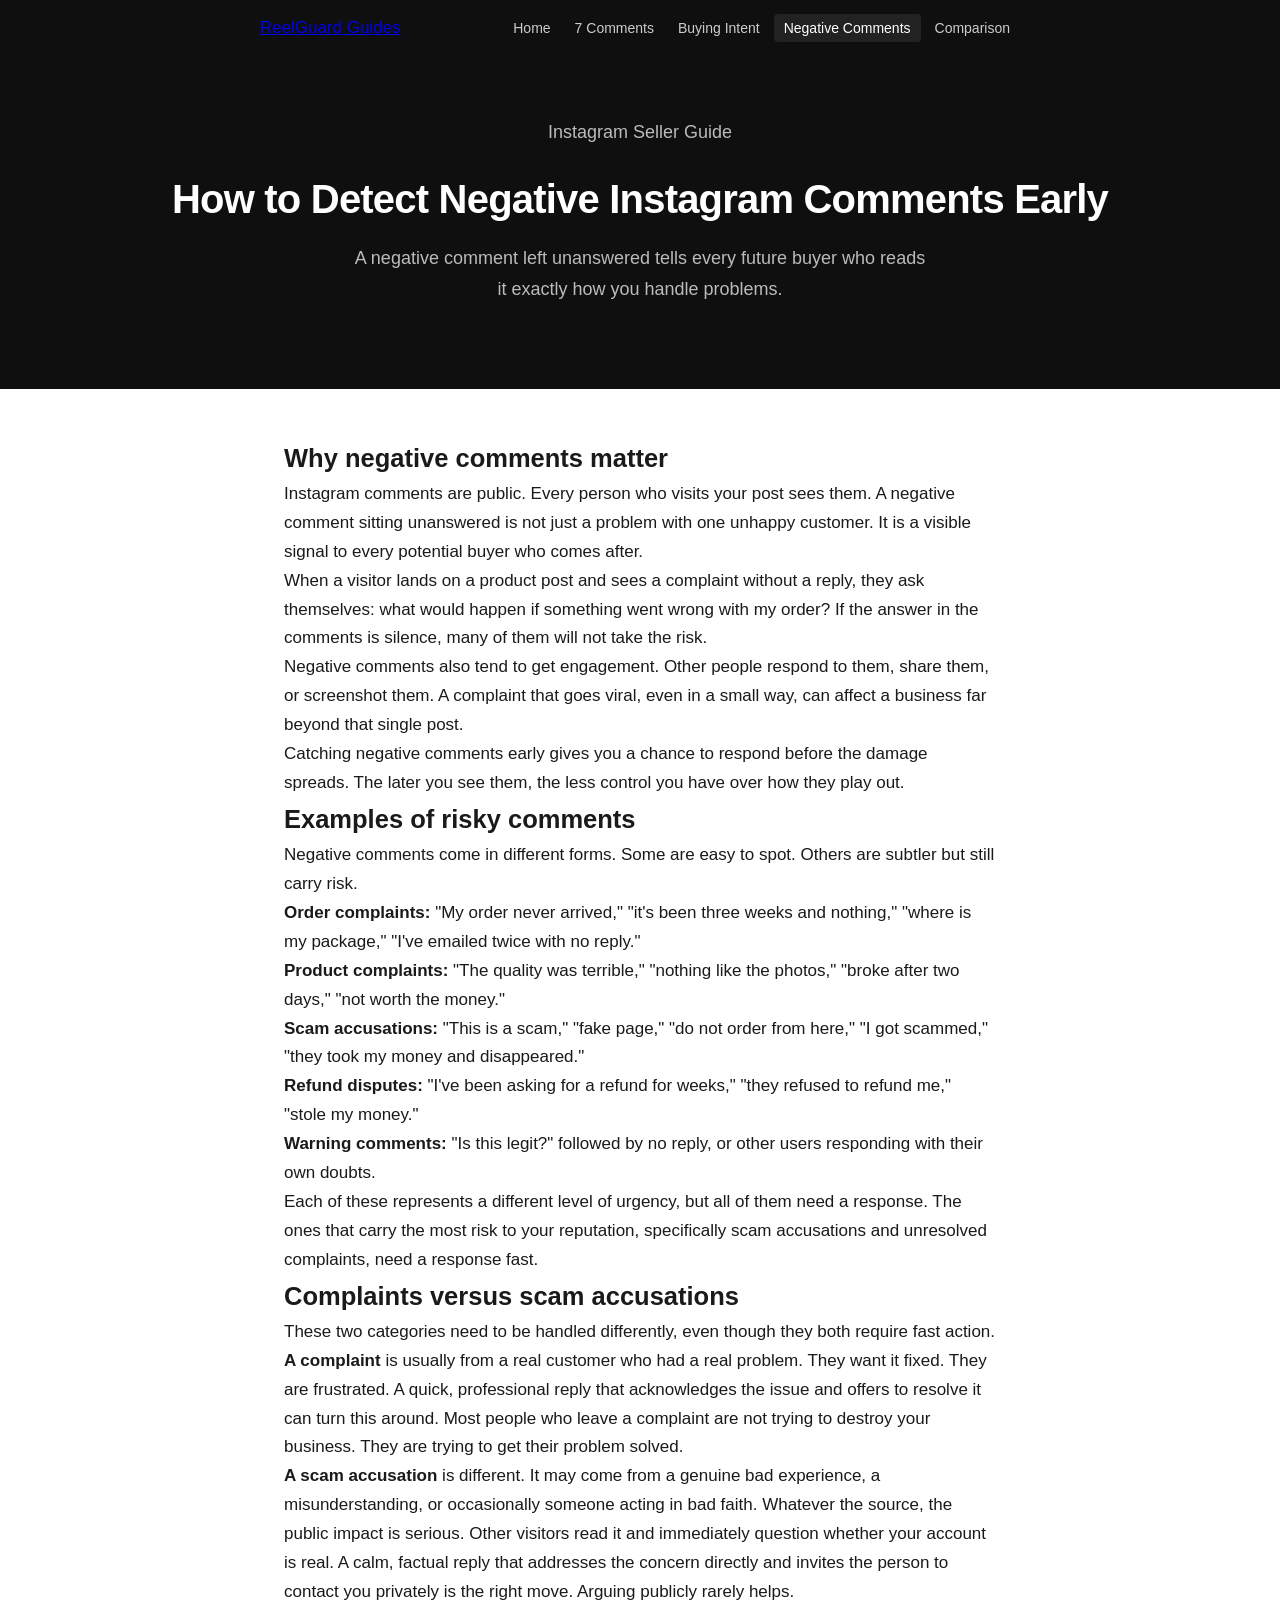
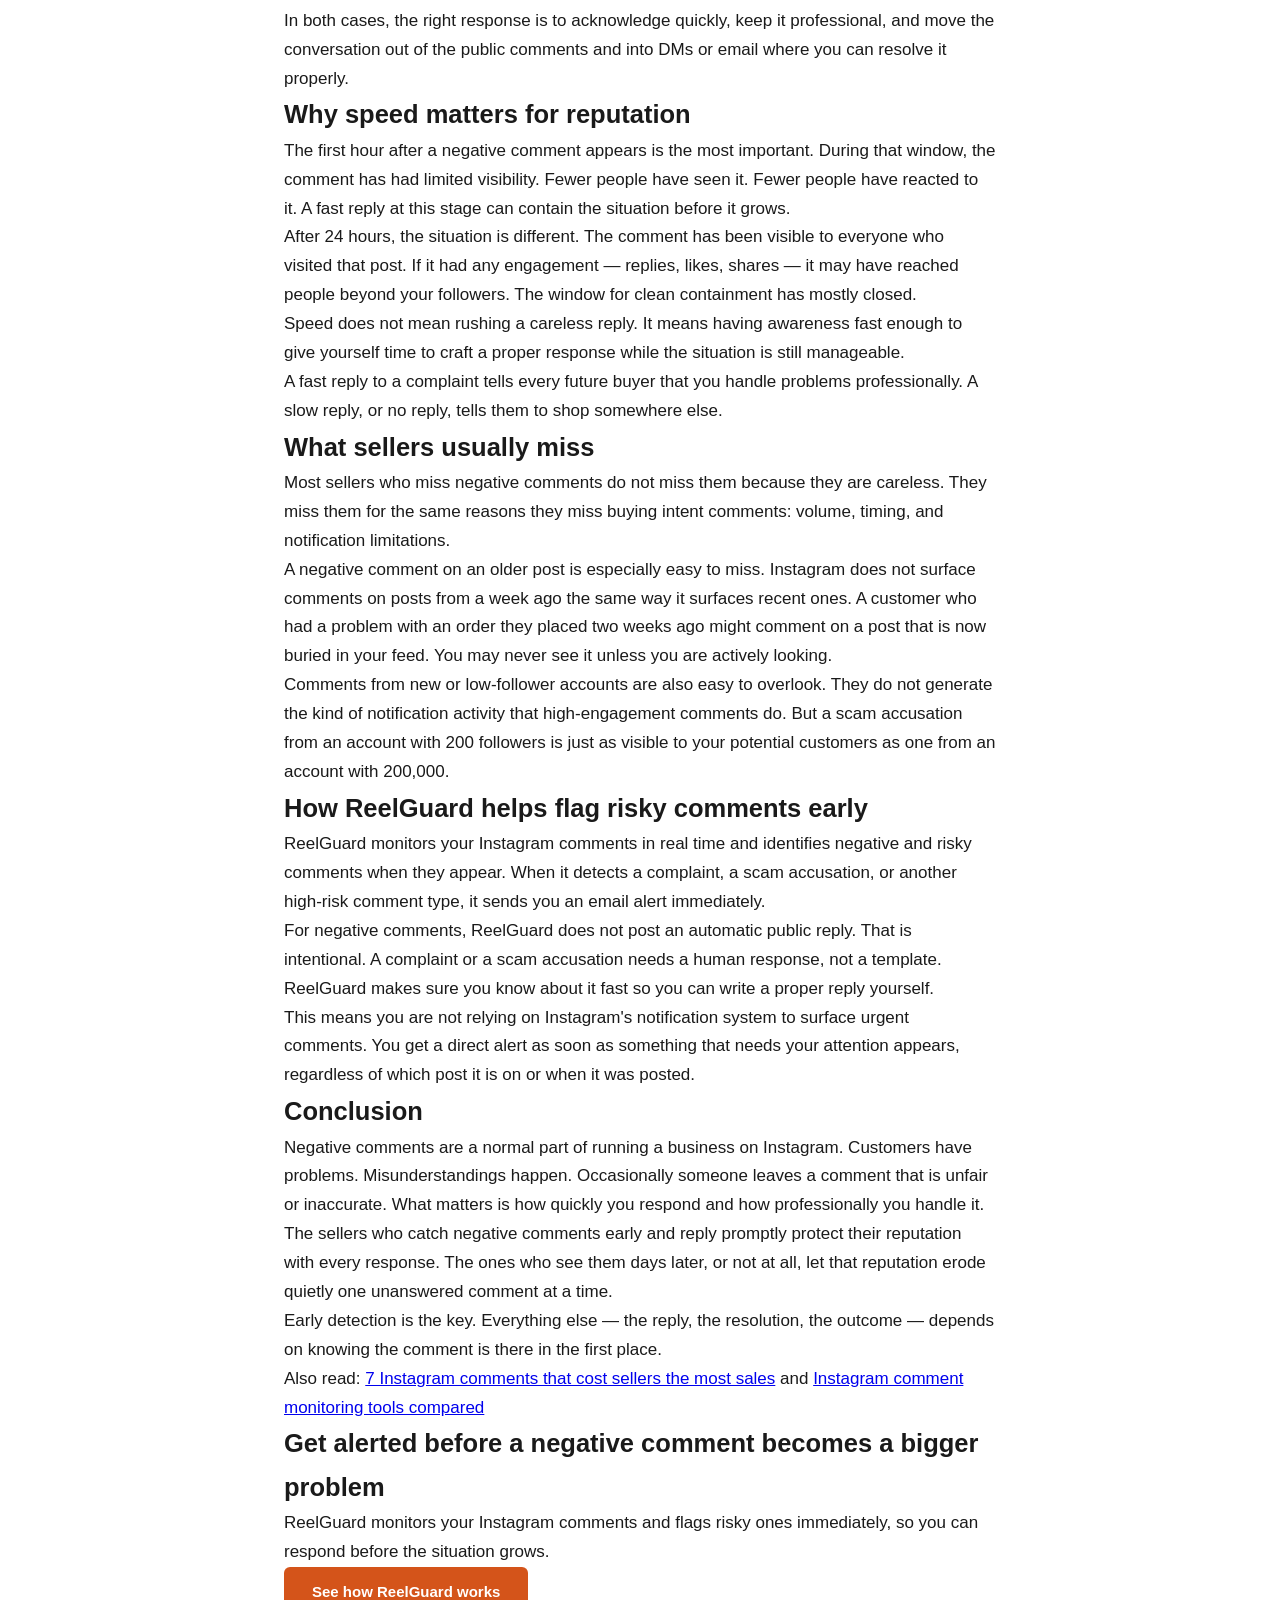
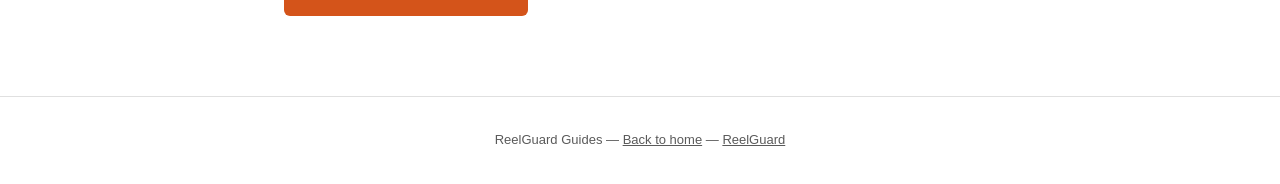
<file: negative-comments.html>
<!DOCTYPE html>
<html lang="en">
<head>
  <meta charset="UTF-8" />
  <meta name="viewport" content="width=device-width, initial-scale=1.0" />
  <title>How to Detect Negative Instagram Comments Early | ReelGuard Guides</title>
  <meta name="description" content="Why negative Instagram comments need a fast response, what to watch for, and how early detection protects your reputation as a seller." />
  <meta property="og:title" content="How to Detect Negative Instagram Comments Early" />
  <meta property="og:description" content="Why negative Instagram comments need a fast response, what to watch for, and how early detection protects your reputation as a seller." />
  <meta property="og:type" content="article" />
  <meta property="og:url" content="https://sanafaham.github.io/reelguard-guides/negative-comments.html" />
  <link rel="canonical" href="https://sanafaham.github.io/reelguard-guides/negative-comments.html" />
  <link rel="stylesheet" href="styles.css" />
  <script type="application/ld+json">
  {
    "@context": "https://schema.org",
    "@type": "Article",
    "headline": "How to Detect Negative Instagram Comments Early",
    "description": "Why negative Instagram comments need a fast response and how early detection protects your reputation.",
    "url": "https://sanafaham.github.io/reelguard-guides/negative-comments.html",
    "publisher": {
      "@type": "Organization",
      "name": "ReelGuard"
    }
  }
  </script>
</head>
<body>

<nav>
  <div class="nav-inner">
    <a class="nav-brand" href="index.html">Reel<span>Guard</span> Guides</a>
    <ul class="nav-links">
      <li><a href="index.html">Home</a></li>
      <li><a href="7-comments.html">7 Comments</a></li>
      <li><a href="buying-intent.html">Buying Intent</a></li>
      <li><a href="negative-comments.html" class="active">Negative Comments</a></li>
      <li><a href="comparison.html">Comparison</a></li>
    </ul>
  </div>
</nav>

<div class="hero">
  <p class="hero-label">Instagram Seller Guide</p>
  <h1>How to Detect Negative Instagram Comments Early</h1>
  <p>A negative comment left unanswered tells every future buyer who reads it exactly how you handle problems.</p>
</div>

<main>
  <article>

    <h2>Why negative comments matter</h2>
    <p>Instagram comments are public. Every person who visits your post sees them. A negative comment sitting unanswered is not just a problem with one unhappy customer. It is a visible signal to every potential buyer who comes after.</p>
    <p>When a visitor lands on a product post and sees a complaint without a reply, they ask themselves: what would happen if something went wrong with my order? If the answer in the comments is silence, many of them will not take the risk.</p>
    <p>Negative comments also tend to get engagement. Other people respond to them, share them, or screenshot them. A complaint that goes viral, even in a small way, can affect a business far beyond that single post.</p>
    <p>Catching negative comments early gives you a chance to respond before the damage spreads. The later you see them, the less control you have over how they play out.</p>

    <h2>Examples of risky comments</h2>
    <p>Negative comments come in different forms. Some are easy to spot. Others are subtler but still carry risk.</p>
    <p><strong>Order complaints:</strong> "My order never arrived," "it's been three weeks and nothing," "where is my package," "I've emailed twice with no reply."</p>
    <p><strong>Product complaints:</strong> "The quality was terrible," "nothing like the photos," "broke after two days," "not worth the money."</p>
    <p><strong>Scam accusations:</strong> "This is a scam," "fake page," "do not order from here," "I got scammed," "they took my money and disappeared."</p>
    <p><strong>Refund disputes:</strong> "I've been asking for a refund for weeks," "they refused to refund me," "stole my money."</p>
    <p><strong>Warning comments:</strong> "Is this legit?" followed by no reply, or other users responding with their own doubts.</p>
    <p>Each of these represents a different level of urgency, but all of them need a response. The ones that carry the most risk to your reputation, specifically scam accusations and unresolved complaints, need a response fast.</p>

    <h2>Complaints versus scam accusations</h2>
    <p>These two categories need to be handled differently, even though they both require fast action.</p>
    <p><strong>A complaint</strong> is usually from a real customer who had a real problem. They want it fixed. They are frustrated. A quick, professional reply that acknowledges the issue and offers to resolve it can turn this around. Most people who leave a complaint are not trying to destroy your business. They are trying to get their problem solved.</p>
    <p><strong>A scam accusation</strong> is different. It may come from a genuine bad experience, a misunderstanding, or occasionally someone acting in bad faith. Whatever the source, the public impact is serious. Other visitors read it and immediately question whether your account is real. A calm, factual reply that addresses the concern directly and invites the person to contact you privately is the right move. Arguing publicly rarely helps.</p>
    <p>In both cases, the right response is to acknowledge quickly, keep it professional, and move the conversation out of the public comments and into DMs or email where you can resolve it properly.</p>

    <h2>Why speed matters for reputation</h2>
    <p>The first hour after a negative comment appears is the most important. During that window, the comment has had limited visibility. Fewer people have seen it. Fewer people have reacted to it. A fast reply at this stage can contain the situation before it grows.</p>
    <p>After 24 hours, the situation is different. The comment has been visible to everyone who visited that post. If it had any engagement — replies, likes, shares — it may have reached people beyond your followers. The window for clean containment has mostly closed.</p>
    <p>Speed does not mean rushing a careless reply. It means having awareness fast enough to give yourself time to craft a proper response while the situation is still manageable.</p>

    <div class="highlight">
      <p>A fast reply to a complaint tells every future buyer that you handle problems professionally. A slow reply, or no reply, tells them to shop somewhere else.</p>
    </div>

    <h2>What sellers usually miss</h2>
    <p>Most sellers who miss negative comments do not miss them because they are careless. They miss them for the same reasons they miss buying intent comments: volume, timing, and notification limitations.</p>
    <p>A negative comment on an older post is especially easy to miss. Instagram does not surface comments on posts from a week ago the same way it surfaces recent ones. A customer who had a problem with an order they placed two weeks ago might comment on a post that is now buried in your feed. You may never see it unless you are actively looking.</p>
    <p>Comments from new or low-follower accounts are also easy to overlook. They do not generate the kind of notification activity that high-engagement comments do. But a scam accusation from an account with 200 followers is just as visible to your potential customers as one from an account with 200,000.</p>

    <h2>How ReelGuard helps flag risky comments early</h2>
    <p>ReelGuard monitors your Instagram comments in real time and identifies negative and risky comments when they appear. When it detects a complaint, a scam accusation, or another high-risk comment type, it sends you an email alert immediately.</p>
    <p>For negative comments, ReelGuard does not post an automatic public reply. That is intentional. A complaint or a scam accusation needs a human response, not a template. ReelGuard makes sure you know about it fast so you can write a proper reply yourself.</p>
    <p>This means you are not relying on Instagram's notification system to surface urgent comments. You get a direct alert as soon as something that needs your attention appears, regardless of which post it is on or when it was posted.</p>

    <h2>Conclusion</h2>
    <p>Negative comments are a normal part of running a business on Instagram. Customers have problems. Misunderstandings happen. Occasionally someone leaves a comment that is unfair or inaccurate. What matters is how quickly you respond and how professionally you handle it.</p>
    <p>The sellers who catch negative comments early and reply promptly protect their reputation with every response. The ones who see them days later, or not at all, let that reputation erode quietly one unanswered comment at a time.</p>
    <p>Early detection is the key. Everything else — the reply, the resolution, the outcome — depends on knowing the comment is there in the first place.</p>

    <p>Also read: <a href="7-comments.html">7 Instagram comments that cost sellers the most sales</a> and <a href="comparison.html">Instagram comment monitoring tools compared</a></p>

    <div class="cta-block">
      <h2>Get alerted before a negative comment becomes a bigger problem</h2>
      <p>ReelGuard monitors your Instagram comments and flags risky ones immediately, so you can respond before the situation grows.</p>
      <a class="cta-btn" href="https://sanafaham.github.io/reelguard/pitch-page" target="_blank">See how ReelGuard works</a>
    </div>

  </article>
</main>

<footer>
  <p>ReelGuard Guides &mdash; <a href="index.html">Back to home</a> &mdash; <a href="https://sanafaham.github.io/reelguard/pitch-page" target="_blank">ReelGuard</a></p>
</footer>

</body>
</html>
</file>
<file: styles.css>
*, *::before, *::after { box-sizing: border-box; margin: 0; padding: 0; }
:root {
  --black: #0f0f0f; --white: #ffffff; --off-white: #f8f8f6;
  --accent: #d4541a; --accent-light: #f2e8e2; --text: #1a1a1a;
  --muted: #5a5a5a; --border: #e0e0e0; --max-width: 760px;
}
body { font-family: -apple-system, BlinkMacSystemFont, "Segoe UI", Helvetica, Arial, sans-serif; font-size: 17px; line-height: 1.7; color: var(--text); background: var(--white); }
nav { background: var(--black); padding: 0 24px; }
nav .nav-inner { max-width: var(--max-width); margin: 0 auto; display: flex; align-items: center; justify-content: space-between; flex-wrap: wrap; gap: 8px; padding: 14px 0; }
nav .logo { color: var(--white); font-weight: 700; font-size: 16px; text-decoration: none; }
nav .logo span { color: var(--accent); }
nav ul { list-style: none; display: flex; flex-wrap: wrap; gap: 4px; }
nav ul li a { color: #cccccc; text-decoration: none; font-size: 14px; padding: 6px 10px; border-radius: 4px; transition: color 0.2s, background 0.2s; }
nav ul li a:hover, nav ul li a.active { color: var(--white); background: rgba(255,255,255,0.08); }
.hero { background: var(--black); color: var(--white); padding: 60px 24px 56px; text-align: center; }
.hero-inner { max-width: var(--max-width); margin: 0 auto; }
.hero h1 { font-size: clamp(26px, 5vw, 40px); font-weight: 800; line-height: 1.2; margin-bottom: 20px; letter-spacing: -0.02em; }
.hero p { font-size: 18px; color: #bbbbbb; max-width: 580px; margin: 0 auto 28px; }
.tag { display: inline-block; background: var(--accent); color: var(--white); font-size: 12px; font-weight: 700; letter-spacing: 0.08em; text-transform: uppercase; padding: 5px 12px; border-radius: 3px; margin-bottom: 22px; }
.page-hero { background: var(--black); color: var(--white); padding: 48px 24px 44px; }
.page-hero-inner { max-width: var(--max-width); margin: 0 auto; }
.page-hero h1 { font-size: clamp(22px, 4vw, 34px); font-weight: 800; line-height: 1.25; letter-spacing: -0.02em; margin-bottom: 14px; margin-top: 14px; }
.page-hero p { font-size: 17px; color: #bbbbbb; max-width: 600px; }
main { max-width: var(--max-width); margin: 0 auto; padding: 48px 24px 80px; }
.card-grid { display: grid; grid-template-columns: repeat(auto-fit, minmax(280px, 1fr)); gap: 20px; margin: 40px 0; }
.card { border: 1px solid var(--border); border-radius: 10px; padding: 28px 24px; text-decoration: none; color: var(--text); transition: box-shadow 0.2s, border-color 0.2s; display: block; }
.card:hover { box-shadow: 0 4px 20px rgba(0,0,0,0.08); border-color: #bbb; }
.card .card-icon { font-size: 26px; margin-bottom: 12px; }
.card h3 { font-size: 16px; font-weight: 700; margin-bottom: 8px; line-height: 1.3; }
.card p { font-size: 14px; color: var(--muted); line-height: 1.55; }
.article h2 { font-size: clamp(19px, 3vw, 24px); font-weight: 800; letter-spacing: -0.01em; margin: 48px 0 14px; line-height: 1.3; }
.article h2:first-child { margin-top: 0; }
.article h3 { font-size: 18px; font-weight: 700; margin: 32px 0 10px; }
.article p { margin-bottom: 18px; }
.article ul, .article ol { margin: 0 0 20px 22px; }
.article li { margin-bottom: 8px; }
.article a { color: var(--accent); text-decoration: underline; }
.article a:hover { text-decoration: none; }
.callout { background: var(--accent-light); border-left: 4px solid var(--accent); border-radius: 6px; padding: 20px 22px; margin: 32px 0; }
.callout p { margin: 0; font-size: 16px; }
.comment-list { list-style: none; margin: 0 0 22px; padding: 0; }
.comment-list li { background: var(--off-white); border-radius: 6px; padding: 12px 16px; margin-bottom: 8px; font-size: 15px; font-style: italic; color: var(--muted); border-left: 3px solid var(--border); }
.section-number { display: inline-flex; align-items: center; justify-content: center; width: 32px; height: 32px; background: var(--black); color: var(--white); border-radius: 50%; font-size: 14px; font-weight: 700; flex-shrink: 0; }
.numbered-section { display: flex; align-items: flex-start; gap: 14px; margin: 28px 0; }
.numbered-section .section-body h3 { margin-top: 4px; }
.table-wrap { overflow-x: auto; margin: 28px 0; border-radius: 8px; border: 1px solid var(--border); }
table { width: 100%; border-collapse: collapse; font-size: 15px; }
thead { background: var(--black); color: var(--white); }
thead th { padding: 14px 16px; text-align: left; font-weight: 700; font-size: 13px; letter-spacing: 0.04em; }
tbody tr:nth-child(even) { background: var(--off-white); }
tbody td { padding: 13px 16px; border-top: 1px solid var(--border); vertical-align: top; line-height: 1.5; }
tbody tr td:first-child { font-weight: 600; }
.check { color: #2a9d2a; font-weight: 700; }
.cross { color: #c0392b; font-weight: 700; }
.partial { color: #b07a00; }
.cta-strip { background: var(--black); color: var(--white); border-radius: 10px; padding: 36px 32px; margin: 52px 0 20px; text-align: center; }
.cta-strip h2 { font-size: 22px; font-weight: 800; margin-bottom: 10px; }
.cta-strip p { color: #bbbbbb; font-size: 16px; margin-bottom: 22px; }
.cta-btn { display: inline-block; background: var(--accent); color: var(--white); text-decoration: none; font-weight: 700; font-size: 15px; padding: 12px 28px; border-radius: 6px; transition: opacity 0.2s; }
.cta-btn:hover { opacity: 0.88; }
footer { border-top: 1px solid var(--border); padding: 32px 24px; text-align: center; }
footer p { font-size: 13px; color: var(--muted); }
footer a { color: var(--muted); text-decoration: underline; }
.home-intro { font-size: 17px; color: var(--muted); margin-bottom: 8px; }
.topic-grid { display: grid; grid-template-columns: repeat(auto-fit, minmax(220px, 1fr)); gap: 14px; margin: 32px 0; }
.topic-pill { background: var(--off-white); border: 1px solid var(--border); border-radius: 8px; padding: 16px 18px; font-size: 14px; font-weight: 600; }
.topic-pill .topic-icon { font-size: 20px; display: block; margin-bottom: 6px; }
.divider { border: none; border-top: 1px solid var(--border); margin: 40px 0; }
@media (max-width: 600px) {
  nav .nav-inner { flex-direction: column; align-items: flex-start; }
  .hero { padding: 44px 20px 40px; }
  .cta-strip { padding: 28px 20px; }
  main { padding: 36px 20px 60px; }
}
</file>
